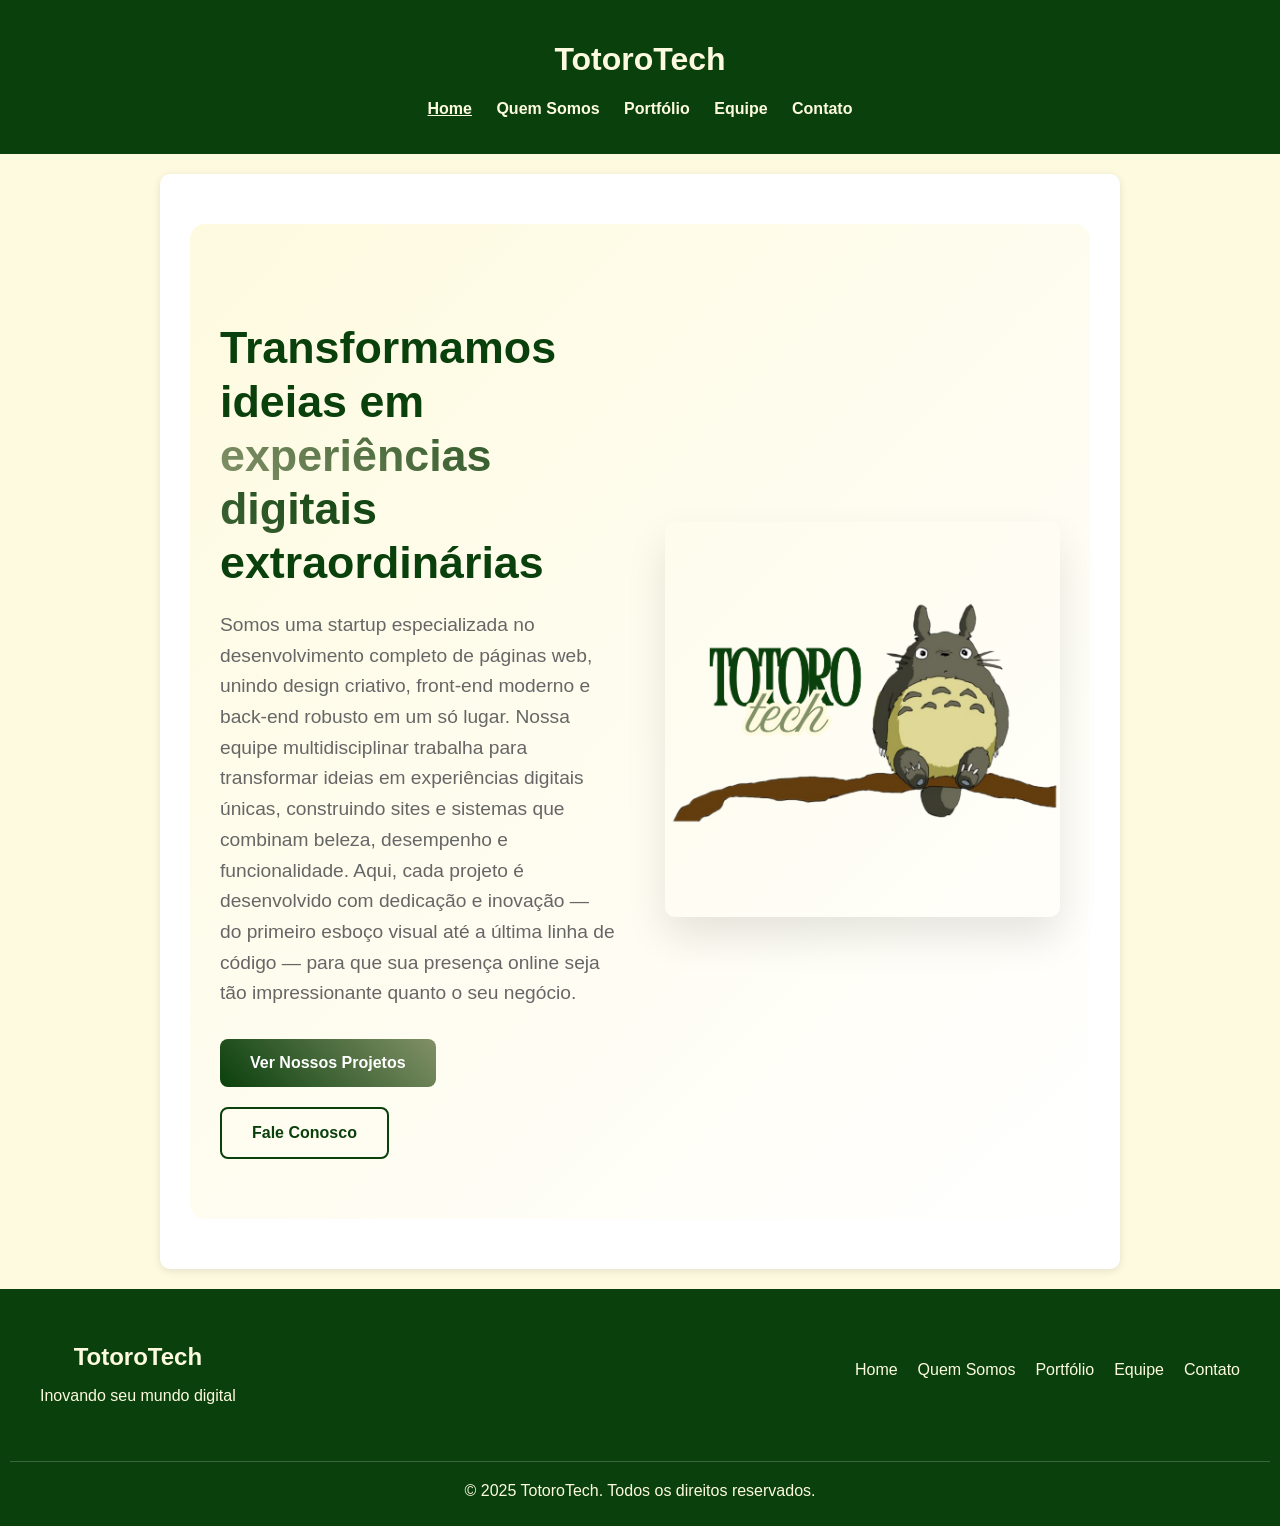
<file: index.html>
<!DOCTYPE html>
<html lang="pt-BR">
<head>
  <meta charset="UTF-8">
  <meta name="viewport" content="width=device-width, initial-scale=1.0">
  <title>TotoroTech - Inovando seu Mundo Digital</title>
  <link rel="stylesheet" href="css/style.css">
  <link rel="stylesheet" href="https://cdnjs.cloudflare.com/ajax/libs/font-awesome/6.4.0/css/all.min.css">
</head>

<body>
  <header>
    <h1>TotoroTech</h1>
    <nav>
      <ul>
        <li><a href="index.html" class="ativo">Home</a></li>
        <li><a href="quemSomos.html">Quem Somos</a></li>
        <li><a href="portfolio.html">Portfólio</a></li>
        <li><a href="equipe.html">Equipe</a></li>
        <li><a href="contatos.html">Contato</a></li>
      </ul>
    </nav>
  </header>

  <main>
    <section class="hero">
      <div class="hero-content">
        <h1>Transformamos ideias em <span class="destaque">experiências digitais</span> extraordinárias</h1>
        <p>Somos uma startup especializada no desenvolvimento completo de páginas web, unindo design criativo, front-end moderno e back-end robusto em um só lugar. Nossa equipe multidisciplinar trabalha para transformar ideias em experiências digitais únicas, construindo sites e sistemas que combinam beleza, desempenho e funcionalidade. Aqui, cada projeto é desenvolvido com dedicação e inovação — do primeiro esboço visual até a última linha de código — para que sua presença online seja tão impressionante quanto o seu negócio.</p>
        <div class="hero-buttons">
          <a href="portfolio.html" class="botao-destaque">Ver Nossos Projetos</a>
          <a href="contatos.html" class="botao-secundario">Fale Conosco</a>
        </div>
      </div>
      <div class="hero-image">
        <img src="img/img/totorotech_logo.png" alt="TotoroTech - Soluções Digitais">
      </div>
    </section>
    
  </main>

  <footer>
    <div class="footer-content">
      <div class="footer-info">
        <h3>TotoroTech</h3>
        <p>Inovando seu mundo digital</p>
      </div>
      <div class="footer-links">
        <a href="index.html">Home</a>
        <a href="quemSomos.html">Quem Somos</a>
        <a href="portfolio.html">Portfólio</a>
        <a href="equipe.html">Equipe</a>
        <a href="contatos.html">Contato</a>
      </div>
    </div>
    <p class="footer-copy">© 2025 TotoroTech. Todos os direitos reservados.</p>
  </footer>
</body>
</html>
</file>
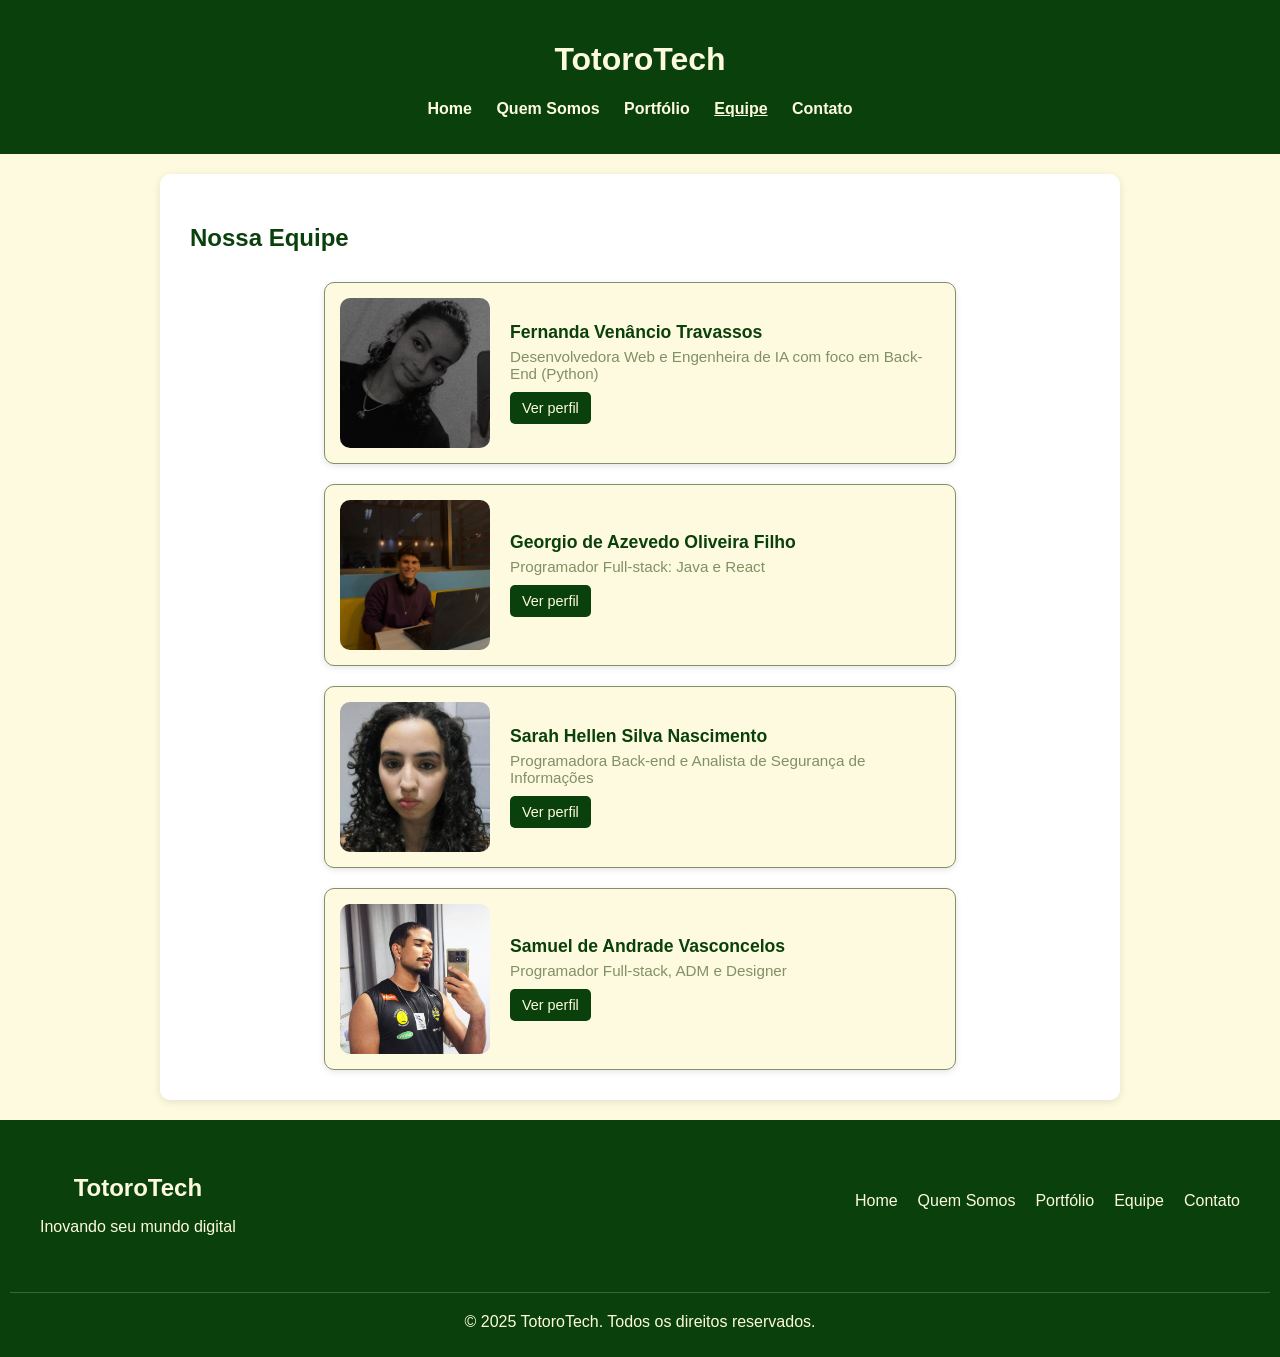
<file: equipe.html>
<!DOCTYPE html>
<html lang="pt-BR">
<head>
  <meta charset="UTF-8">
  <meta name="viewport" content="width=device-width, initial-scale=1.0">
  <title>Equipe - TotoroTech</title>
  <link rel="stylesheet" href="css/style.css">
</head>

<body>
  <header>
    <h1>TotoroTech</h1>
    <nav>
      <ul>
        <li><a href="index.html">Home</a></li>
        <li><a href="quemSomos.html">Quem Somos</a></li>
        <li><a href="portfolio.html">Portfólio</a></li>
        <li><a href="equipe.html" class="ativo">Equipe</a></li>
        <li><a href="contatos.html">Contato</a></li>
      </ul>
    </nav>
  </header>

  <main>
    <h2 style="color: #0A400C;">Nossa Equipe</h2>

    <div class="equipe-container">
      <div class="membro">
        <img src="img/img/fanta.png" alt="Fernanda">
        <div class="info">
          <h3>Fernanda Venâncio Travassos</h3>
          <p>Desenvolvedora Web e Engenheira de IA com foco em Back-End (Python)</p>
          <a class="botao" href="fernanda.html">Ver perfil</a>
        </div>
      </div>

      <div class="membro">
        <img src="img/img/georgio.png" alt="Georgio">
        <div class="info">
          <h3>Georgio de Azevedo Oliveira Filho</h3>
          <p>Programador Full-stack: Java e React</p>
          <a class="botao" href="georgio.html">Ver perfil</a>
        </div>
      </div>

      <div class="membro">
        <img src="img/img/sarah.png" alt="Sarah">
        <div class="info">
          <h3>Sarah Hellen Silva Nascimento</h3>
          <p>Programadora Back-end e Analista de Segurança de Informações</p>
          <a class="botao" href="sarah.html">Ver perfil</a>
        </div>
      </div>

      <div class="membro">
        <img src="img/img/samuel2.png" alt="Samuel">
        <div class="info">
          <h3>Samuel de Andrade Vasconcelos</h3>
          <p> Programador Full-stack, ADM e Designer</p>
          <a class="botao" href="samuel.html">Ver perfil</a>
        </div>
      </div>
    </div>
  </main>

  <footer>
    <div class="footer-content">
      <div class="footer-info">
        <h3>TotoroTech</h3>
        <p>Inovando seu mundo digital</p>
      </div>
      <div class="footer-links">
        <a href="index.html">Home</a>
        <a href="quemSomos.html">Quem Somos</a>
        <a href="portfolio.html">Portfólio</a>
        <a href="equipe.html">Equipe</a>
        <a href="contatos.html">Contato</a>
      </div>
    </div>
    <p class="footer-copy">© 2025 TotoroTech. Todos os direitos reservados.</p>
  </footer>
  
</body>
</html>
</file>
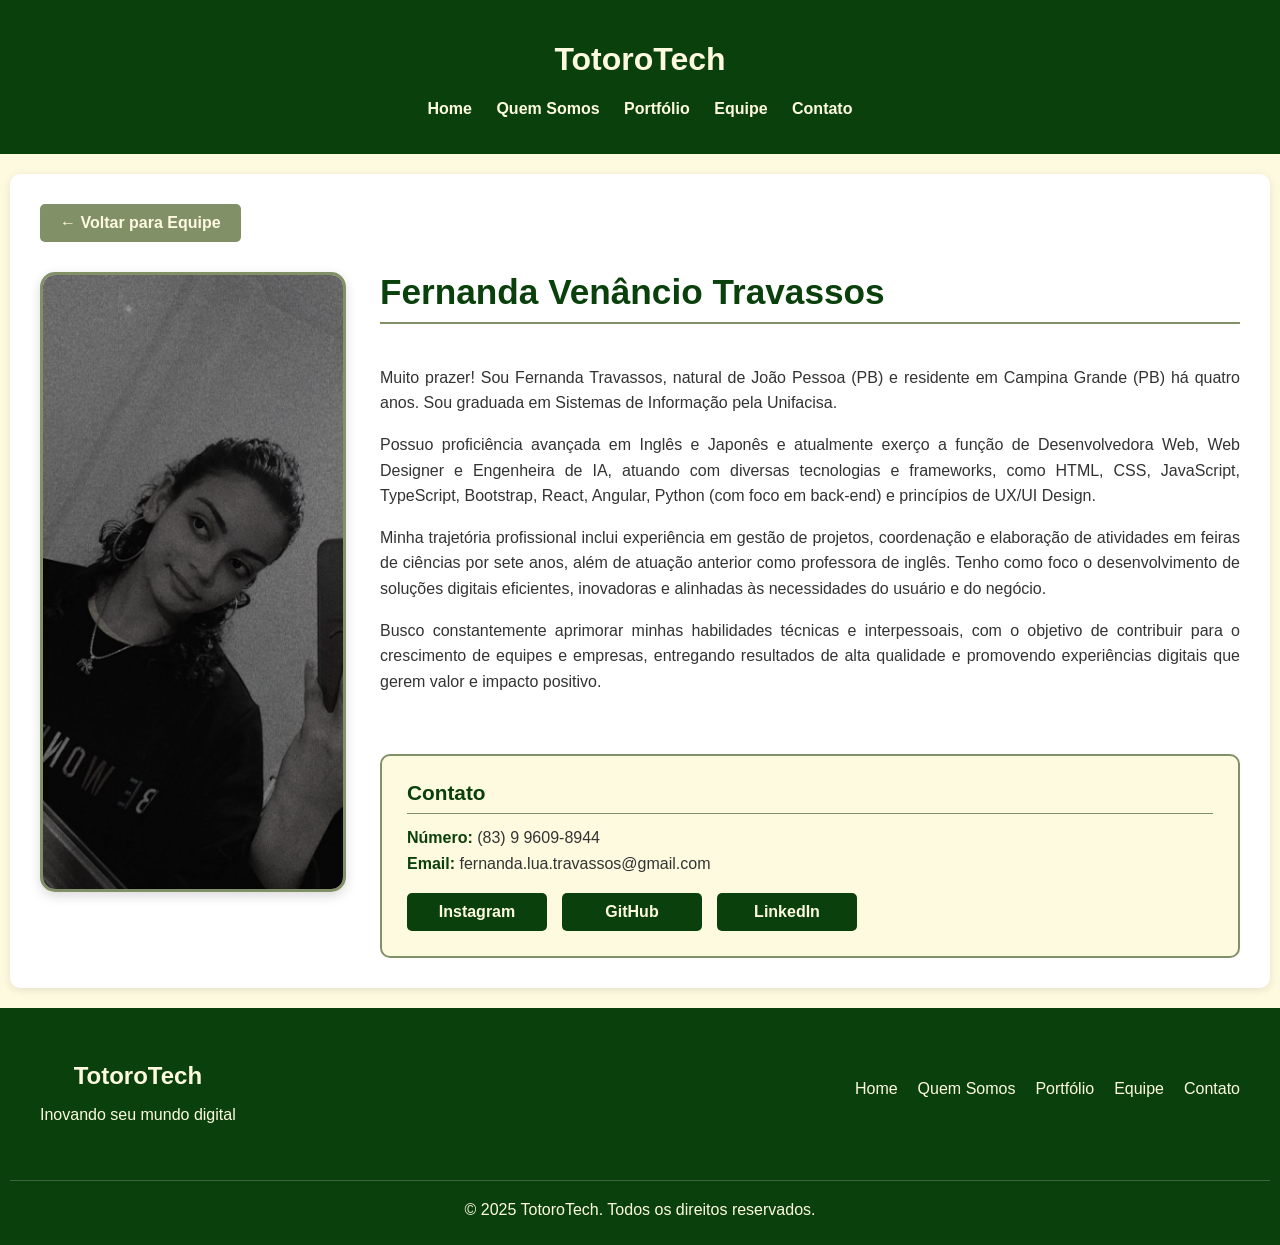
<file: fernanda.html>
<!DOCTYPE html>
<html lang="pt-BR">
<head>
  <meta charset="UTF-8">
  <meta name="viewport" content="width=device-width, initial-scale=1.0">
  <title>Fernanda Travassos - TotoroTech</title>
  <link rel="stylesheet" href="css/style.css">
</head>

<body>
  <header>
    <h1>TotoroTech</h1>
    <nav>
      <ul>
        <li><a href="index.html">Home</a></li>
        <li><a href="quemSomos.html">Quem Somos</a></li>
        <li><a href="portfolio.html">Portfólio</a></li>
        <li><a href="equipe.html">Equipe</a></li>
        <li><a href="contatos.html">Contato</a></li>
      </ul>
    </nav>
  </header>

  <main class="perfil-container">

    <div class="voltar-container">
      <a href="equipe.html" class="botao-voltar">← Voltar para Equipe</a>
    </div>

    <div class="perfil-conteudo">
      <div class="perfil-imagem">
        <img src="img/img/fanta.png" alt="Fernanda Travassos" class="foto-perfil">
      </div>

      <div class="perfil-info">
        <h1 class="perfil-titulo">Fernanda Venâncio Travassos</h1>
        
        <div class="perfil-texto">
          <p>Muito prazer! Sou Fernanda Travassos, natural de João Pessoa (PB) e residente em Campina Grande (PB) há quatro anos. Sou graduada em Sistemas de Informação pela Unifacisa.</p>
          <p>Possuo proficiência avançada em Inglês e Japonês e atualmente exerço a função de Desenvolvedora Web, Web Designer e Engenheira de IA, atuando com diversas tecnologias e frameworks, como HTML, CSS, JavaScript, TypeScript, Bootstrap, React, Angular, Python (com foco em back-end) e princípios de UX/UI Design.</p>
          <p>Minha trajetória profissional inclui experiência em gestão de projetos, coordenação e elaboração de atividades em feiras de ciências por sete anos, além de atuação anterior como professora de inglês. Tenho como foco o desenvolvimento de soluções digitais eficientes, inovadoras e alinhadas às necessidades do usuário e do negócio.</p>
          <p>Busco constantemente aprimorar minhas habilidades técnicas e interpessoais, com o objetivo de contribuir para o crescimento de equipes e empresas, entregando resultados de alta qualidade e promovendo experiências digitais que gerem valor e impacto positivo.</p>
        </div>

        <div class="contatos-container">
          <h3>Contato</h3>
          <div class="contatos-info">
            <p><strong>Número:</strong> (83) 9 9609-8944</p>
            <p><strong>Email:</strong> fernanda.lua.travassos@gmail.com</p>
          </div>
          <div class="contatos-links">
            <a class="botao-contato" href="https://www.instagram.com/fernanda_moon_travassos?utm_source=qr&igsh=MTg5dXJoMDc3eXhkcw==" target="_blank">Instagram</a>
            <a class="botao-contato" href="https://github.com/Fernanda-Moon" target="_blank">GitHub</a>
            <a class="botao-contato" href="https://www.linkedin.com/in/fernanda-venancio-travassos-75a514390" target="_blank">LinkedIn</a>
          </div>
        </div>
      </div>
    </div>
  </main>

  <footer>
    <div class="footer-content">
      <div class="footer-info">
        <h3>TotoroTech</h3>
        <p>Inovando seu mundo digital</p>
      </div>
      <div class="footer-links">
        <a href="index.html">Home</a>
        <a href="quemSomos.html">Quem Somos</a>
        <a href="portfolio.html">Portfólio</a>
        <a href="equipe.html">Equipe</a>
        <a href="contatos.html">Contato</a>
      </div>
    </div>
    <p class="footer-copy">© 2025 TotoroTech. Todos os direitos reservados.</p>
  </footer>

</body>
</html>
</file>
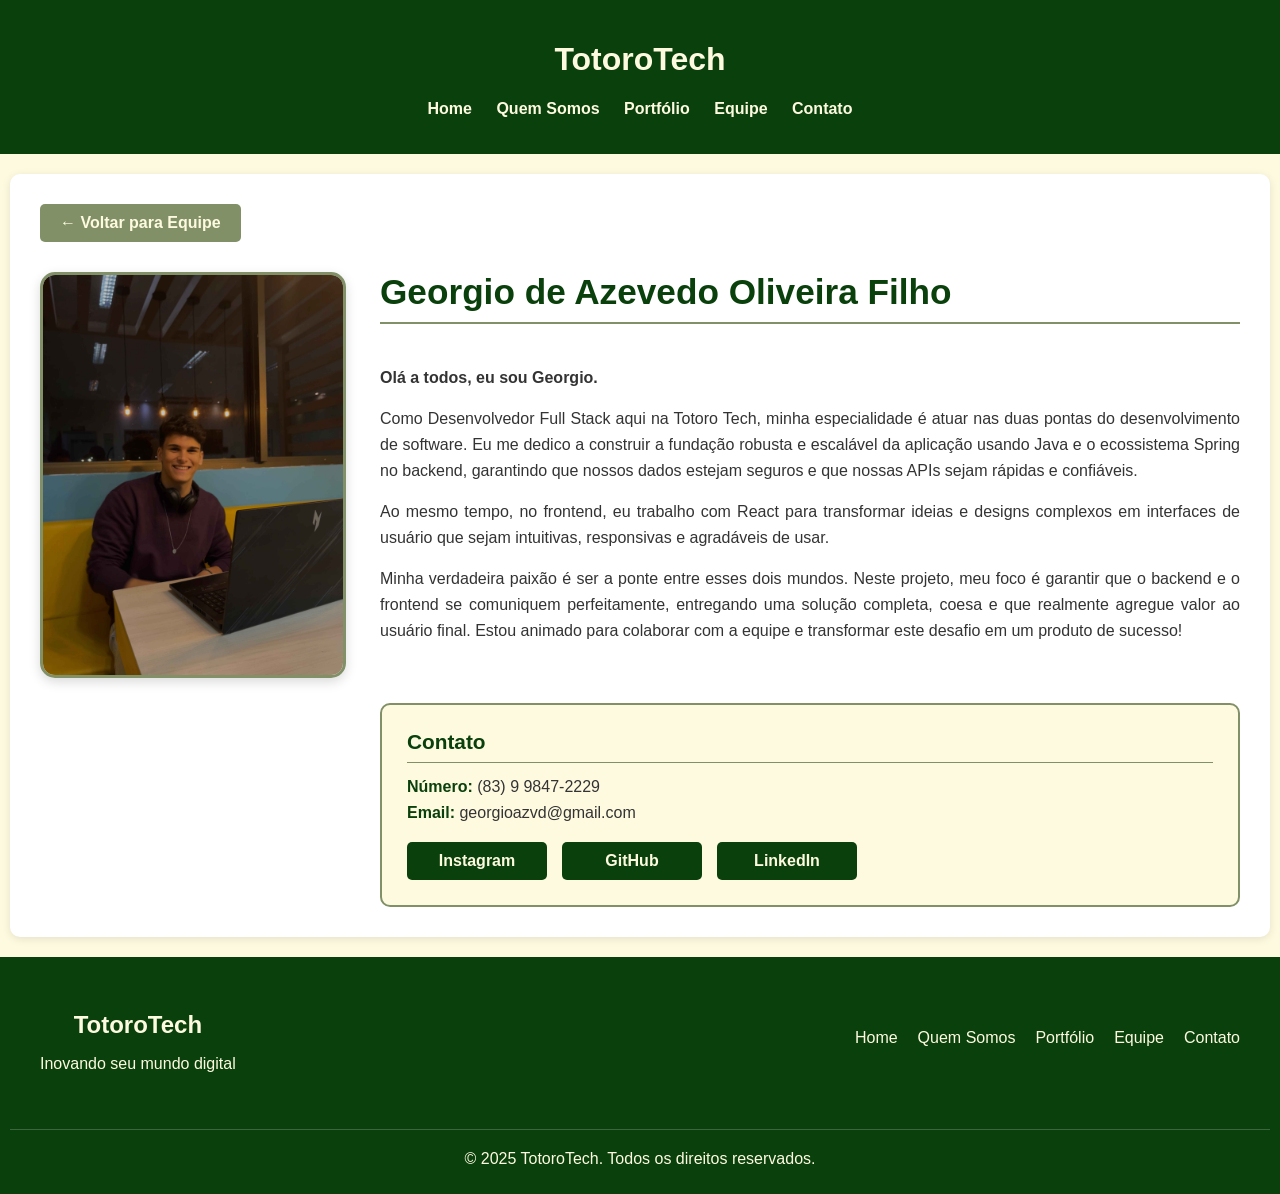
<file: georgio.html>
<!DOCTYPE html>
<html lang="pt-BR">
<head>
  <meta charset="UTF-8">
  <meta name="viewport" content="width=device-width, initial-scale=1.0">
  <title>Georgio de Azevedo - TotoroTech</title>
  <link rel="stylesheet" href="css/style.css">
</head>

<body>
  <header>
    <h1>TotoroTech</h1>
    <nav>
      <ul>
        <li><a href="index.html">Home</a></li>
        <li><a href="quemSomos.html">Quem Somos</a></li>
        <li><a href="portfolio.html">Portfólio</a></li>
        <li><a href="equipe.html">Equipe</a></li>
        <li><a href="contatos.html">Contato</a></li>
      </ul>
    </nav>
  </header>

  <main class="perfil-container">
    
    <div class="voltar-container">
      <a href="equipe.html" class="botao-voltar">← Voltar para Equipe</a>
    </div>

    <div class="perfil-conteudo">
      <div class="perfil-imagem">
        <img src="img/img/georgio.png" alt="Georgio de Azevedo" class="foto-perfil">
      </div>

      <div class="perfil-info">
        <h1 class="perfil-titulo">Georgio de Azevedo Oliveira Filho</h1>
        
        <div class="perfil-texto">
          <p><strong>Olá a todos, eu sou Georgio.</strong></p>
          <p>Como Desenvolvedor Full Stack aqui na Totoro Tech, minha especialidade é atuar nas duas pontas do desenvolvimento de software. Eu me dedico a construir a fundação robusta e escalável da aplicação usando Java e o ecossistema Spring no backend, garantindo que nossos dados estejam seguros e que nossas APIs sejam rápidas e confiáveis.</p>
          <p>Ao mesmo tempo, no frontend, eu trabalho com React para transformar ideias e designs complexos em interfaces de usuário que sejam intuitivas, responsivas e agradáveis de usar.</p>
          <p>Minha verdadeira paixão é ser a ponte entre esses dois mundos. Neste projeto, meu foco é garantir que o backend e o frontend se comuniquem perfeitamente, entregando uma solução completa, coesa e que realmente agregue valor ao usuário final. Estou animado para colaborar com a equipe e transformar este desafio em um produto de sucesso!</p>
        </div>

        <div class="contatos-container">
          <h3>Contato</h3>
          <div class="contatos-info">
            <p><strong>Número:</strong> (83) 9 9847-2229</p>
            <p><strong>Email:</strong> georgioazvd@gmail.com</p>
          </div>
          <div class="contatos-links">
            <a class="botao-contato" href="https://www.instagram.com/_.georgioaz?igsh=MTJuZHN4YjdzOTNpNA%3D%3D&utm_source=qr" target="_blank">Instagram</a>
            <a class="botao-contato" href="https://github.com/GeorgioAzevedo" target="_blank">GitHub</a>
            <a class="botao-contato" href="https://www.linkedin.com/in/georgioazevedo?utm_source=share&utm_campaign=share_via&utm_content=profile&utm_medium=ios_app" target="_blank">LinkedIn</a>
          </div>
        </div>
      </div>
    </div>
  </main>

  <footer>
    <div class="footer-content">
      <div class="footer-info">
        <h3>TotoroTech</h3>
        <p>Inovando seu mundo digital</p>
      </div>
      <div class="footer-links">
        <a href="index.html">Home</a>
        <a href="quemSomos.html">Quem Somos</a>
        <a href="portfolio.html">Portfólio</a>
        <a href="equipe.html">Equipe</a>
        <a href="contatos.html">Contato</a>
      </div>
    </div>
    <p class="footer-copy">© 2025 TotoroTech. Todos os direitos reservados.</p>
  </footer>
  
</body>
</html>
</file>
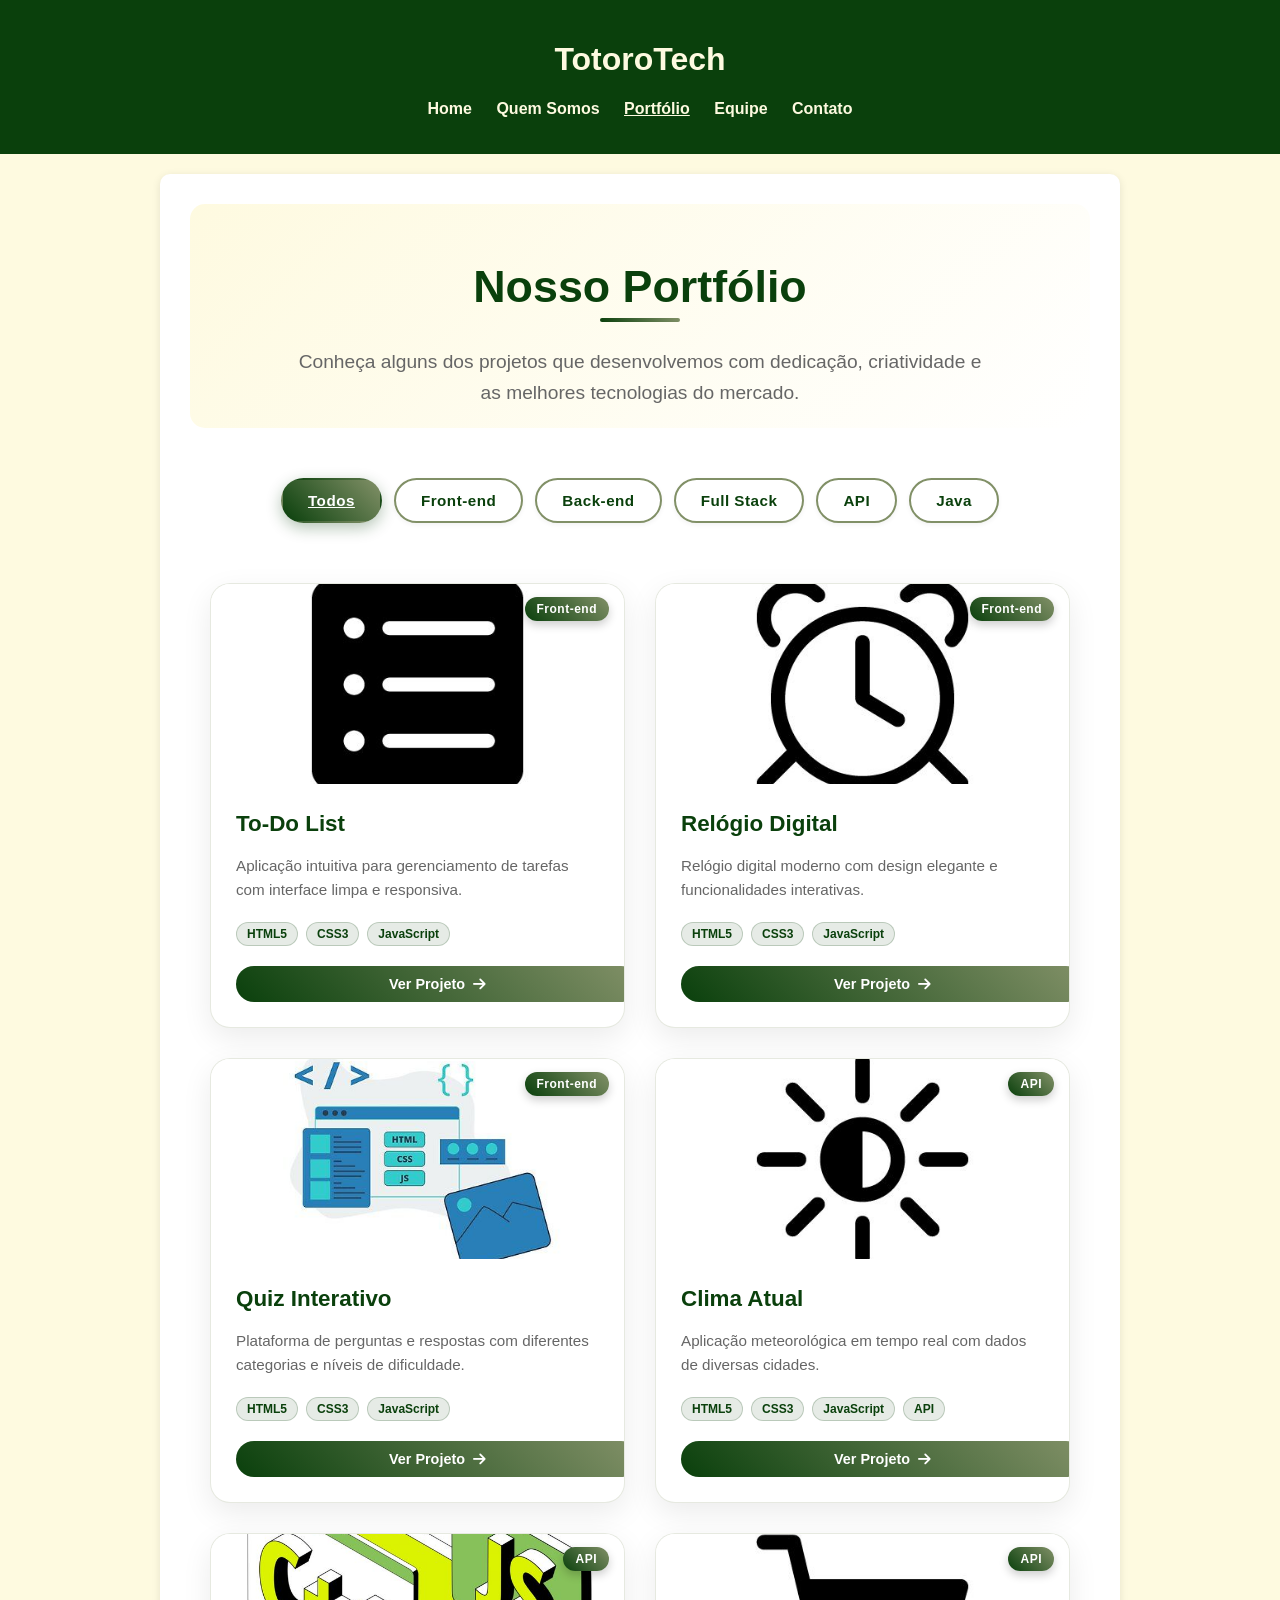
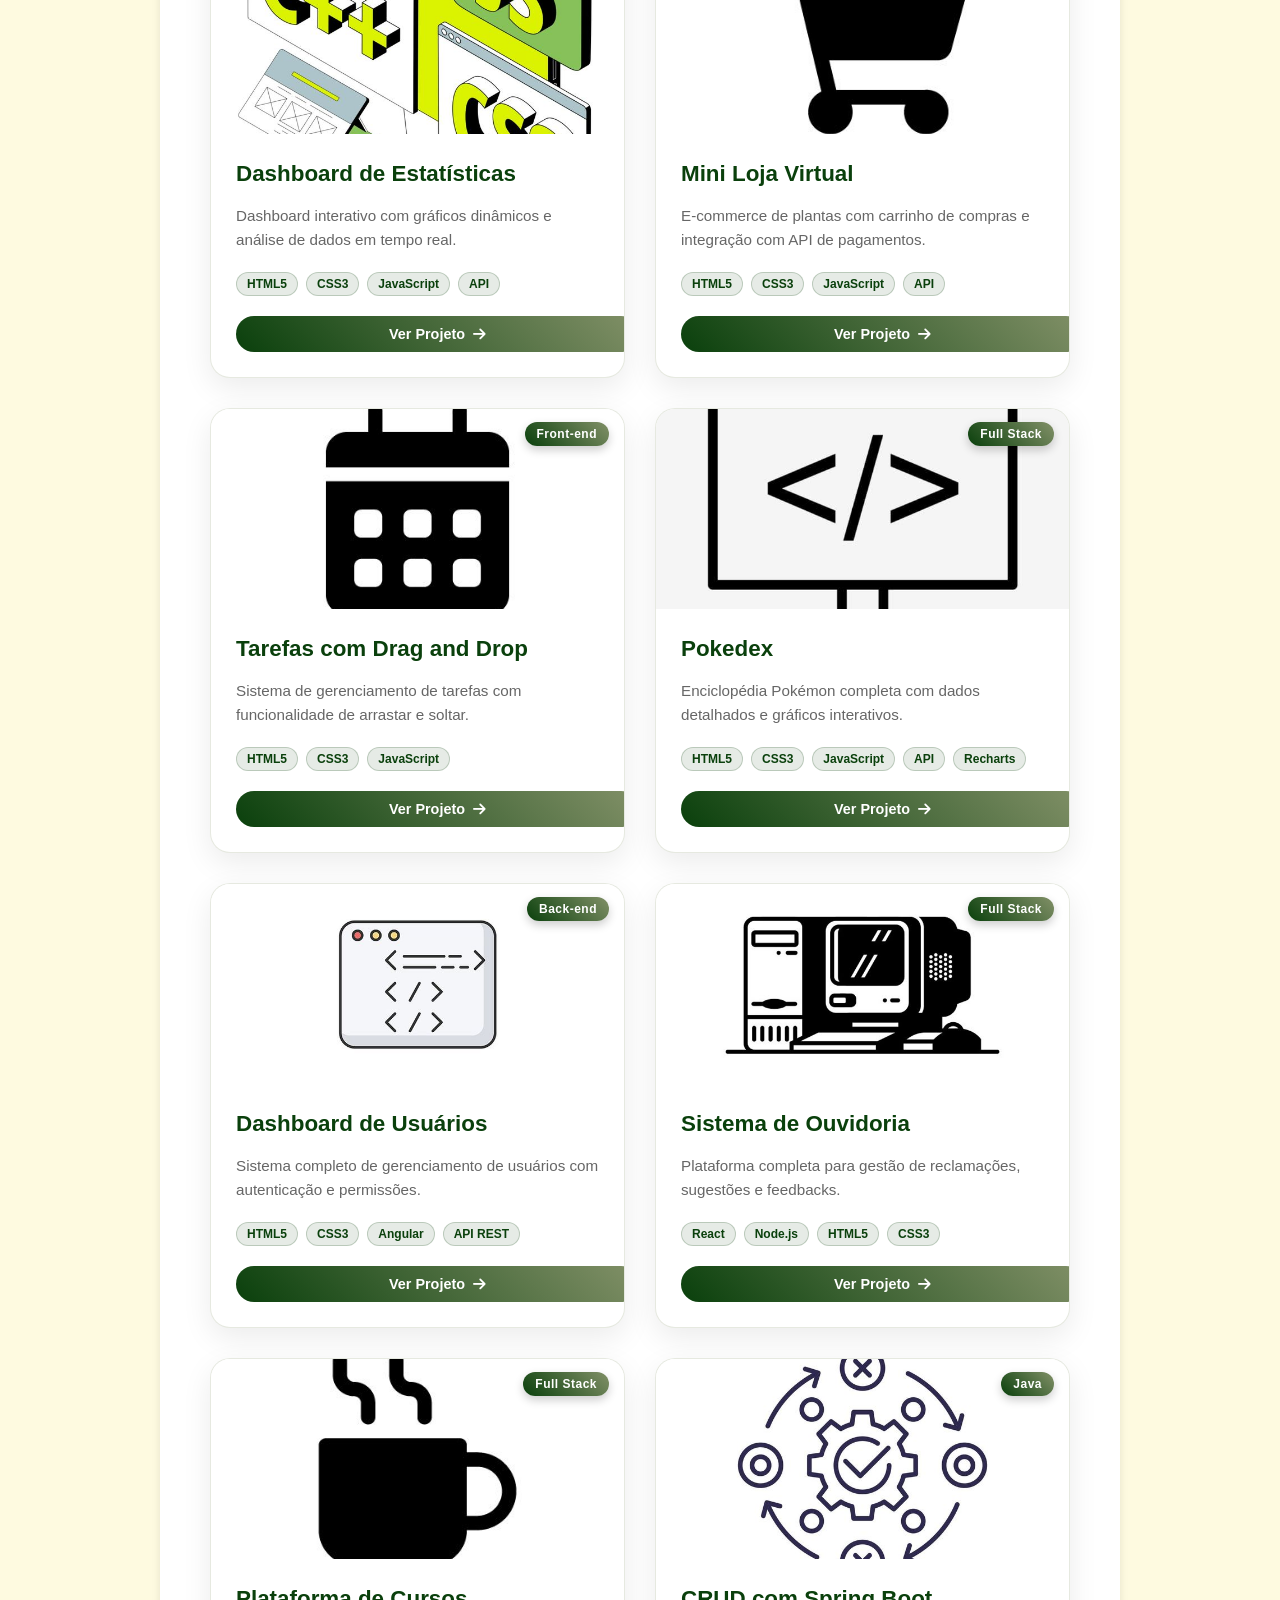
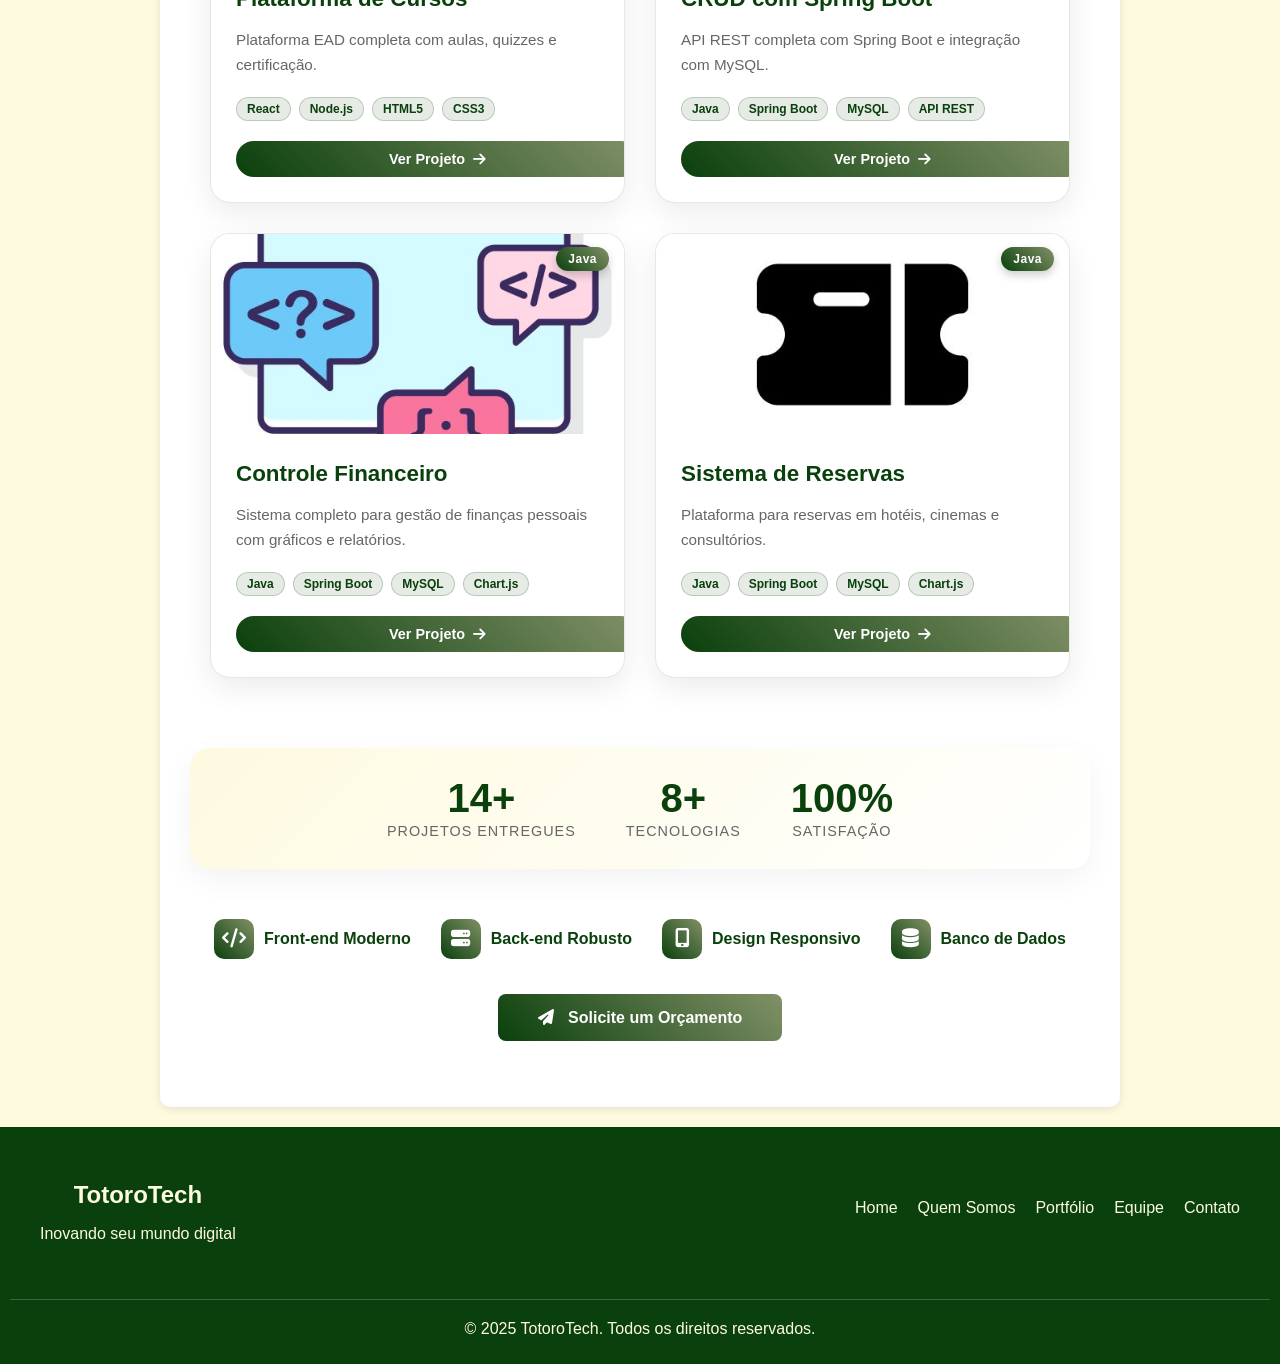
<file: portfolio.html>
<!DOCTYPE html>
<html lang="pt-BR">
<head>
  <meta charset="UTF-8">
  <meta name="viewport" content="width=device-width, initial-scale=1.0">
  <title>Portfólio - TotoroTech</title>
  <link rel="stylesheet" href="css/style.css">
  <link rel="stylesheet" href="https://cdnjs.cloudflare.com/ajax/libs/font-awesome/6.4.0/css/all.min.css">
</head>

<body>
  <header>
    <h1>TotoroTech</h1>
    <nav>
      <ul>
        <li><a href="index.html">Home</a></li>
        <li><a href="quemSomos.html">Quem Somos</a></li>
        <li><a href="portfolio.html" class="ativo">Portfólio</a></li>
        <li><a href="equipe.html">Equipe</a></li>
        <li><a href="contatos.html">Contato</a></li>
      </ul>
    </nav>
  </header>

  <main>
    <section>
      <div class="portfolio-header">
        <h2>Nosso Portfólio</h2>
        <p>Conheça alguns dos projetos que desenvolvemos com dedicação, criatividade e as melhores tecnologias do mercado.</p>
      </div>

      <!-- Filtros -->
      <div class="filtros-container">
        <button class="filtro-btn ativo" onclick="filtrarProjetos('todos')">Todos</button>
        <button class="filtro-btn" onclick="filtrarProjetos('frontend')">Front-end</button>
        <button class="filtro-btn" onclick="filtrarProjetos('backend')">Back-end</button>
        <button class="filtro-btn" onclick="filtrarProjetos('fullstack')">Full Stack</button>
        <button class="filtro-btn" onclick="filtrarProjetos('api')">API</button>
        <button class="filtro-btn" onclick="filtrarProjetos('java')">Java</button>
      </div>

      <!-- Grid de Projetos -->
      <div class="projetos-grid" id="projetos-grid">
        <!-- Projeto 1 -->
        <div class="projeto-card" data-categoria="frontend">
          <div class="projeto-imagem">
            <img src="img/img/coding7.png.jpg" alt="To-Do List">
            <div class="projeto-tags">
              <span class="tag-categoria">Front-end</span>
            </div>
          </div>
          <div class="projeto-conteudo">
            <h3 class="projeto-titulo">To-Do List</h3>
            <p class="projeto-descricao">Aplicação intuitiva para gerenciamento de tarefas com interface limpa e responsiva.</p>
            <div class="projeto-tecnologias">
              <span class="tech-badge">HTML5</span>
              <span class="tech-badge">CSS3</span>
              <span class="tech-badge">JavaScript</span>
            </div>
            <a href="#" class="projeto-link" onclick="return false;">
              Ver Projeto <i class="fas fa-arrow-right"></i>
            </a>
          </div>
        </div>

        <!-- Projeto 2 -->
        <div class="projeto-card" data-categoria="frontend">
          <div class="projeto-imagem">
            <img src="img/img/coding10.png.jpg" alt="Relógio Digital">
            <div class="projeto-tags">
              <span class="tag-categoria">Front-end</span>
            </div>
          </div>
          <div class="projeto-conteudo">
            <h3 class="projeto-titulo">Relógio Digital</h3>
            <p class="projeto-descricao">Relógio digital moderno com design elegante e funcionalidades interativas.</p>
            <div class="projeto-tecnologias">
              <span class="tech-badge">HTML5</span>
              <span class="tech-badge">CSS3</span>
              <span class="tech-badge">JavaScript</span>
            </div>
            <a href="#" class="projeto-link" onclick="return false;">
              Ver Projeto <i class="fas fa-arrow-right"></i>
            </a>
          </div>
        </div>

        <!-- Projeto 3 -->
        <div class="projeto-card" data-categoria="frontend">
          <div class="projeto-imagem">
            <img src="img/img/coding3.png.jpg" alt="Quiz Interativo">
            <div class="projeto-tags">
              <span class="tag-categoria">Front-end</span>
            </div>
          </div>
          <div class="projeto-conteudo">
            <h3 class="projeto-titulo">Quiz Interativo</h3>
            <p class="projeto-descricao">Plataforma de perguntas e respostas com diferentes categorias e níveis de dificuldade.</p>
            <div class="projeto-tecnologias">
              <span class="tech-badge">HTML5</span>
              <span class="tech-badge">CSS3</span>
              <span class="tech-badge">JavaScript</span>
            </div>
            <a href="#" class="projeto-link" onclick="return false;">
              Ver Projeto <i class="fas fa-arrow-right"></i>
            </a>
          </div>
        </div>

        <!-- Projeto 4 -->
        <div class="projeto-card" data-categoria="api">
          <div class="projeto-imagem">
            <img src="img/img/coding9.png.jpg" alt="Clima Atual">
            <div class="projeto-tags">
              <span class="tag-categoria">API</span>
            </div>
          </div>
          <div class="projeto-conteudo">
            <h3 class="projeto-titulo">Clima Atual</h3>
            <p class="projeto-descricao">Aplicação meteorológica em tempo real com dados de diversas cidades.</p>
            <div class="projeto-tecnologias">
              <span class="tech-badge">HTML5</span>
              <span class="tech-badge">CSS3</span>
              <span class="tech-badge">JavaScript</span>
              <span class="tech-badge">API</span>
            </div>
            <a href="#" class="projeto-link" onclick="return false;">
              Ver Projeto <i class="fas fa-arrow-right"></i>
            </a>
          </div>
        </div>

        <!-- Projeto 5 -->
        <div class="projeto-card" data-categoria="api">
          <div class="projeto-imagem">
            <img src="img/img/coding2.png.jpg" alt="Dashboard de Estatísticas">
            <div class="projeto-tags">
              <span class="tag-categoria">API</span>
            </div>
          </div>
          <div class="projeto-conteudo">
            <h3 class="projeto-titulo">Dashboard de Estatísticas</h3>
            <p class="projeto-descricao">Dashboard interativo com gráficos dinâmicos e análise de dados em tempo real.</p>
            <div class="projeto-tecnologias">
              <span class="tech-badge">HTML5</span>
              <span class="tech-badge">CSS3</span>
              <span class="tech-badge">JavaScript</span>
              <span class="tech-badge">API</span>
            </div>
            <a href="#" class="projeto-link" onclick="return false;">
              Ver Projeto <i class="fas fa-arrow-right"></i>
            </a>
          </div>
        </div>

        <!-- Projeto 6 -->
        <div class="projeto-card" data-categoria="api">
          <div class="projeto-imagem">
            <img src="img/img/coding11.png.jpg" alt="Mini Loja Virtual de Plantas">
            <div class="projeto-tags">
              <span class="tag-categoria">API</span>
            </div>
          </div>
          <div class="projeto-conteudo">
            <h3 class="projeto-titulo">Mini Loja Virtual</h3>
            <p class="projeto-descricao">E-commerce de plantas com carrinho de compras e integração com API de pagamentos.</p>
            <div class="projeto-tecnologias">
              <span class="tech-badge">HTML5</span>
              <span class="tech-badge">CSS3</span>
              <span class="tech-badge">JavaScript</span>
              <span class="tech-badge">API</span>
            </div>
            <a href="#" class="projeto-link" onclick="return false;">
              Ver Projeto <i class="fas fa-arrow-right"></i>
            </a>
          </div>
        </div>

        <!-- Projeto 7 -->
        <div class="projeto-card" data-categoria="frontend">
          <div class="projeto-imagem">
            <img src="img/img/coding13.png.jpg" alt="Drag and Drop">
            <div class="projeto-tags">
              <span class="tag-categoria">Front-end</span>
            </div>
          </div>
          <div class="projeto-conteudo">
            <h3 class="projeto-titulo">Tarefas com Drag and Drop</h3>
            <p class="projeto-descricao">Sistema de gerenciamento de tarefas com funcionalidade de arrastar e soltar.</p>
            <div class="projeto-tecnologias">
              <span class="tech-badge">HTML5</span>
              <span class="tech-badge">CSS3</span>
              <span class="tech-badge">JavaScript</span>
            </div>
            <a href="#" class="projeto-link" onclick="return false;">
              Ver Projeto <i class="fas fa-arrow-right"></i>
            </a>
          </div>
        </div>

        <!-- Projeto 8 -->
        <div class="projeto-card" data-categoria="fullstack">
          <div class="projeto-imagem">
            <img src="img/img/coding6.png.jpg" alt="Pokedex">
            <div class="projeto-tags">
              <span class="tag-categoria">Full Stack</span>
            </div>
          </div>
          <div class="projeto-conteudo">
            <h3 class="projeto-titulo">Pokedex</h3>
            <p class="projeto-descricao">Enciclopédia Pokémon completa com dados detalhados e gráficos interativos.</p>
            <div class="projeto-tecnologias">
              <span class="tech-badge">HTML5</span>
              <span class="tech-badge">CSS3</span>
              <span class="tech-badge">JavaScript</span>
              <span class="tech-badge">API</span>
              <span class="tech-badge">Recharts</span>
            </div>
            <a href="#" class="projeto-link" onclick="return false;">
              Ver Projeto <i class="fas fa-arrow-right"></i>
            </a>
          </div>
        </div>

        <!-- Projeto 9 -->
        <div class="projeto-card" data-categoria="backend">
          <div class="projeto-imagem">
            <img src="img/img/coding4.png.jpg" alt="Dashboard de Usuários">
            <div class="projeto-tags">
              <span class="tag-categoria">Back-end</span>
            </div>
          </div>
          <div class="projeto-conteudo">
            <h3 class="projeto-titulo">Dashboard de Usuários</h3>
            <p class="projeto-descricao">Sistema completo de gerenciamento de usuários com autenticação e permissões.</p>
            <div class="projeto-tecnologias">
              <span class="tech-badge">HTML5</span>
              <span class="tech-badge">CSS3</span>
              <span class="tech-badge">Angular</span>
              <span class="tech-badge">API REST</span>
            </div>
            <a href="#" class="projeto-link" onclick="return false;">
              Ver Projeto <i class="fas fa-arrow-right"></i>
            </a>
          </div>
        </div>

        <!-- Projeto 10 -->
        <div class="projeto-card" data-categoria="fullstack">
          <div class="projeto-imagem">
            <img src="img/img/coding5.png.jpg" alt="Sistema de Ouvidoria">
            <div class="projeto-tags">
              <span class="tag-categoria">Full Stack</span>
            </div>
          </div>
          <div class="projeto-conteudo">
            <h3 class="projeto-titulo">Sistema de Ouvidoria</h3>
            <p class="projeto-descricao">Plataforma completa para gestão de reclamações, sugestões e feedbacks.</p>
            <div class="projeto-tecnologias">
              <span class="tech-badge">React</span>
              <span class="tech-badge">Node.js</span>
              <span class="tech-badge">HTML5</span>
              <span class="tech-badge">CSS3</span>
            </div>
            <a href="#" class="projeto-link" onclick="return false;">
              Ver Projeto <i class="fas fa-arrow-right"></i>
            </a>
          </div>
        </div>

        <!-- Projeto 11 -->
        <div class="projeto-card" data-categoria="fullstack">
          <div class="projeto-imagem">
            <img src="img/img/coding12.png.jpg" alt="Plataforma de Cursos">
            <div class="projeto-tags">
              <span class="tag-categoria">Full Stack</span>
            </div>
          </div>
          <div class="projeto-conteudo">
            <h3 class="projeto-titulo">Plataforma de Cursos</h3>
            <p class="projeto-descricao">Plataforma EAD completa com aulas, quizzes e certificação.</p>
            <div class="projeto-tecnologias">
              <span class="tech-badge">React</span>
              <span class="tech-badge">Node.js</span>
              <span class="tech-badge">HTML5</span>
              <span class="tech-badge">CSS3</span>
            </div>
            <a href="#" class="projeto-link" onclick="return false;">
              Ver Projeto <i class="fas fa-arrow-right"></i>
            </a>
          </div>
        </div>

        <!-- Projeto 12 -->
        <div class="projeto-card" data-categoria="java">
          <div class="projeto-imagem">
            <img src="img/img/coding14.png.jpg" alt="CRUD Spring Boot">
            <div class="projeto-tags">
              <span class="tag-categoria">Java</span>
            </div>
          </div>
          <div class="projeto-conteudo">
            <h3 class="projeto-titulo">CRUD com Spring Boot</h3>
            <p class="projeto-descricao">API REST completa com Spring Boot e integração com MySQL.</p>
            <div class="projeto-tecnologias">
              <span class="tech-badge">Java</span>
              <span class="tech-badge">Spring Boot</span>
              <span class="tech-badge">MySQL</span>
              <span class="tech-badge">API REST</span>
            </div>
            <a href="#" class="projeto-link" onclick="return false;">
              Ver Projeto <i class="fas fa-arrow-right"></i>
            </a>
          </div>
        </div>

        <!-- Projeto 13 -->
        <div class="projeto-card" data-categoria="java">
          <div class="projeto-imagem">
            <img src="img/img/coding.png.jpg" alt="Controle Financeiro">
            <div class="projeto-tags">
              <span class="tag-categoria">Java</span>
            </div>
          </div>
          <div class="projeto-conteudo">
            <h3 class="projeto-titulo">Controle Financeiro</h3>
            <p class="projeto-descricao">Sistema completo para gestão de finanças pessoais com gráficos e relatórios.</p>
            <div class="projeto-tecnologias">
              <span class="tech-badge">Java</span>
              <span class="tech-badge">Spring Boot</span>
              <span class="tech-badge">MySQL</span>
              <span class="tech-badge">Chart.js</span>
            </div>
            <a href="#" class="projeto-link" onclick="return false;">
              Ver Projeto <i class="fas fa-arrow-right"></i>
            </a>
          </div>
        </div>

        <!-- Projeto 14 -->
        <div class="projeto-card" data-categoria="java">
          <div class="projeto-imagem">
            <img src="img/img/coding8.png.jpg" alt="Sistema de Reservas">
            <div class="projeto-tags">
              <span class="tag-categoria">Java</span>
            </div>
          </div>
          <div class="projeto-conteudo">
            <h3 class="projeto-titulo">Sistema de Reservas</h3>
            <p class="projeto-descricao">Plataforma para reservas em hotéis, cinemas e consultórios.</p>
            <div class="projeto-tecnologias">
              <span class="tech-badge">Java</span>
              <span class="tech-badge">Spring Boot</span>
              <span class="tech-badge">MySQL</span>
              <span class="tech-badge">Chart.js</span>
            </div>
            <a href="#" class="projeto-link" onclick="return false;">
              Ver Projeto <i class="fas fa-arrow-right"></i>
            </a>
          </div>
        </div>
      </div>

      <!-- Estatísticas -->
      <div class="portfolio-stats">
        <div class="stat-item">
          <div class="stat-valor">14+</div>
          <div class="stat-label">Projetos Entregues</div>
        </div>
        <div class="stat-item">
          <div class="stat-valor">8+</div>
          <div class="stat-label">Tecnologias</div>
        </div>
        <div class="stat-item">
          <div class="stat-valor">100%</div>
          <div class="stat-label">Satisfação</div>
        </div>
      </div>

      <!-- Categorias Rápidas -->
      <div class="categorias-rapidas">
        <div class="categoria-item">
          <div class="categoria-icone">
            <i class="fas fa-code"></i>
          </div>
          <span>Front-end Moderno</span>
        </div>
        <div class="categoria-item">
          <div class="categoria-icone">
            <i class="fas fa-server"></i>
          </div>
          <span>Back-end Robusto</span>
        </div>
        <div class="categoria-item">
          <div class="categoria-icone">
            <i class="fas fa-mobile-alt"></i>
          </div>
          <span>Design Responsivo</span>
        </div>
        <div class="categoria-item">
          <div class="categoria-icone">
            <i class="fas fa-database"></i>
          </div>
          <span>Banco de Dados</span>
        </div>
      </div>

      <div style="text-align: center; margin: 50px 0;">
        <a href="contatos.html" class="botao-destaque" style="padding: 15px 40px;">
          <i class="fas fa-paper-plane" style="margin-right: 10px;"></i>
          Solicite um Orçamento
        </a>
      </div>
    </section>
  </main>

  <footer>
    <div class="footer-content">
      <div class="footer-info">
        <h3>TotoroTech</h3>
        <p>Inovando seu mundo digital</p>
      </div>
      <div class="footer-links">
        <a href="index.html">Home</a>
        <a href="quemSomos.html">Quem Somos</a>
        <a href="portfolio.html">Portfólio</a>
        <a href="equipe.html">Equipe</a>
        <a href="contatos.html">Contato</a>
      </div>
    </div>
    <p class="footer-copy">© 2025 TotoroTech. Todos os direitos reservados.</p>
  </footer>

  <script>
    function filtrarProjetos(categoria) {
      // Atualizar botões ativos
      document.querySelectorAll('.filtro-btn').forEach(btn => {
        btn.classList.remove('ativo');
      });
      event.target.classList.add('ativo');
      
      // Filtrar projetos
      const projetos = document.querySelectorAll('.projeto-card');
      
      projetos.forEach(projeto => {
        if (categoria === 'todos') {
          projeto.classList.remove('oculto');
        } else {
          if (projeto.dataset.categoria === categoria) {
            projeto.classList.remove('oculto');
          } else {
            projeto.classList.add('oculto');
          }
        }
      });
    }
  </script>
</body>
</html>
</file>
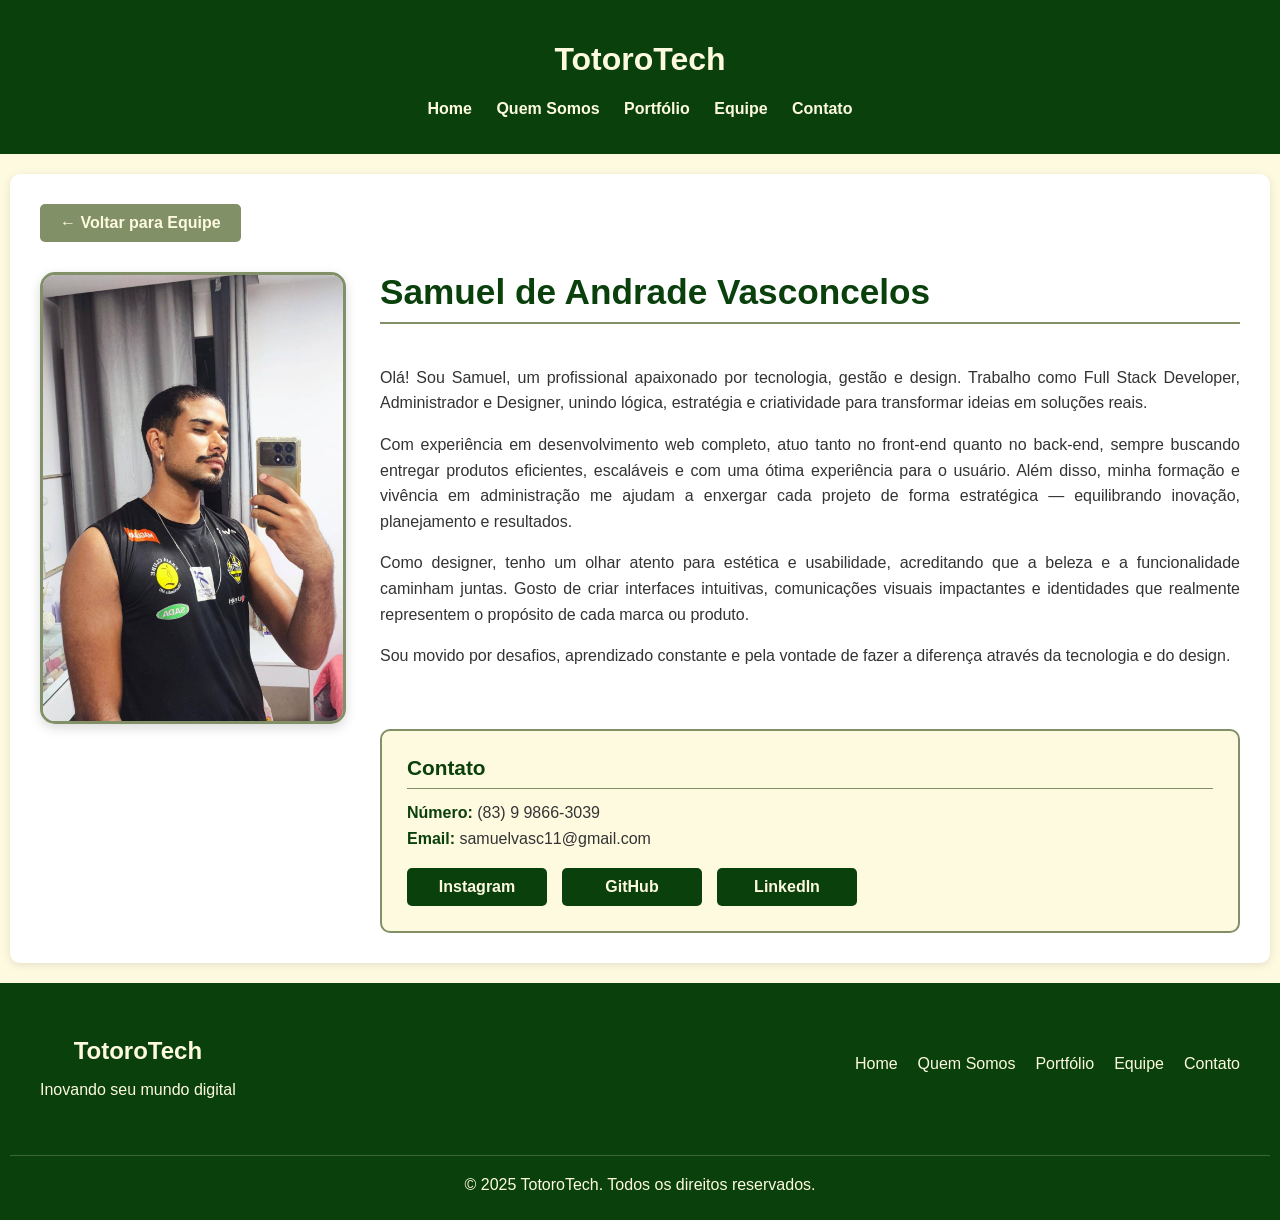
<file: samuel.html>
<!DOCTYPE html>
<html lang="pt-BR">
<head>
  <meta charset="UTF-8">
  <meta name="viewport" content="width=device-width, initial-scale=1.0">
  <title>Samuel de Andrade - TotoroTech</title>
  <link rel="stylesheet" href="css/style.css">
</head>

<body>
  <header>
    <h1>TotoroTech</h1>
    <nav>
      <ul>
        <li><a href="index.html">Home</a></li>
        <li><a href="quemSomos.html">Quem Somos</a></li>
        <li><a href="portfolio.html">Portfólio</a></li>
        <li><a href="equipe.html">Equipe</a></li>
        <li><a href="contatos.html">Contato</a></li>
      </ul>
    </nav>
  </header>

  <main class="perfil-container">

    <div class="voltar-container">
      <a href="equipe.html" class="botao-voltar">← Voltar para Equipe</a>
    </div>

    <div class="perfil-conteudo">
      <div class="perfil-imagem">
        <img src="img/img/samuel2.png" alt="Samuel de Andrade" class="foto-perfil">
      </div>

      <div class="perfil-info">
        <h1 class="perfil-titulo">Samuel de Andrade Vasconcelos</h1>
        
        <div class="perfil-texto">
          <p>Olá! Sou Samuel, um profissional apaixonado por tecnologia, gestão e design. Trabalho como Full Stack Developer, Administrador e Designer, unindo lógica, estratégia e criatividade para transformar ideias em soluções reais.</p>
          <p>Com experiência em desenvolvimento web completo, atuo tanto no front-end quanto no back-end, sempre buscando entregar produtos eficientes, escaláveis e com uma ótima experiência para o usuário. Além disso, minha formação e vivência em administração me ajudam a enxergar cada projeto de forma estratégica — equilibrando inovação, planejamento e resultados.</p>
          <p>Como designer, tenho um olhar atento para estética e usabilidade, acreditando que a beleza e a funcionalidade caminham juntas. Gosto de criar interfaces intuitivas, comunicações visuais impactantes e identidades que realmente representem o propósito de cada marca ou produto.</p>
          <p>Sou movido por desafios, aprendizado constante e pela vontade de fazer a diferença através da tecnologia e do design.</p>
        </div>

        <div class="contatos-container">
          <h3>Contato</h3>
          <div class="contatos-info">
            <p><strong>Número:</strong> (83) 9 9866-3039</p>
            <p><strong>Email:</strong> samuelvasc11@gmail.com</p>
          </div>
          <div class="contatos-links">
            <a class="botao-contato" href="https://www.instagram.com/_samukandr?igsh=Y2FrYTE5anUzcTlm" target="_blank">Instagram</a>
            <a class="botao-contato" href="https://github.com/Samukandr" target="_blank">GitHub</a>
            <a class="botao-contato" href="https://www.linkedin.com/in/samuel-andrade-b482b0390?utm_source=share&utm_campaign=share_via&utm_content=profile&utm_medium=android_app" target="_blank">LinkedIn</a>
          </div>
        </div>
      </div>
    </div>
  </main>

  <footer>
    <div class="footer-content">
      <div class="footer-info">
        <h3>TotoroTech</h3>
        <p>Inovando seu mundo digital</p>
      </div>
      <div class="footer-links">
        <a href="index.html">Home</a>
        <a href="quemSomos.html">Quem Somos</a>
        <a href="portfolio.html">Portfólio</a>
        <a href="equipe.html">Equipe</a>
        <a href="contatos.html">Contato</a>
      </div>
    </div>
    <p class="footer-copy">© 2025 TotoroTech. Todos os direitos reservados.</p>
  </footer>
  
</body>
</html>
</file>
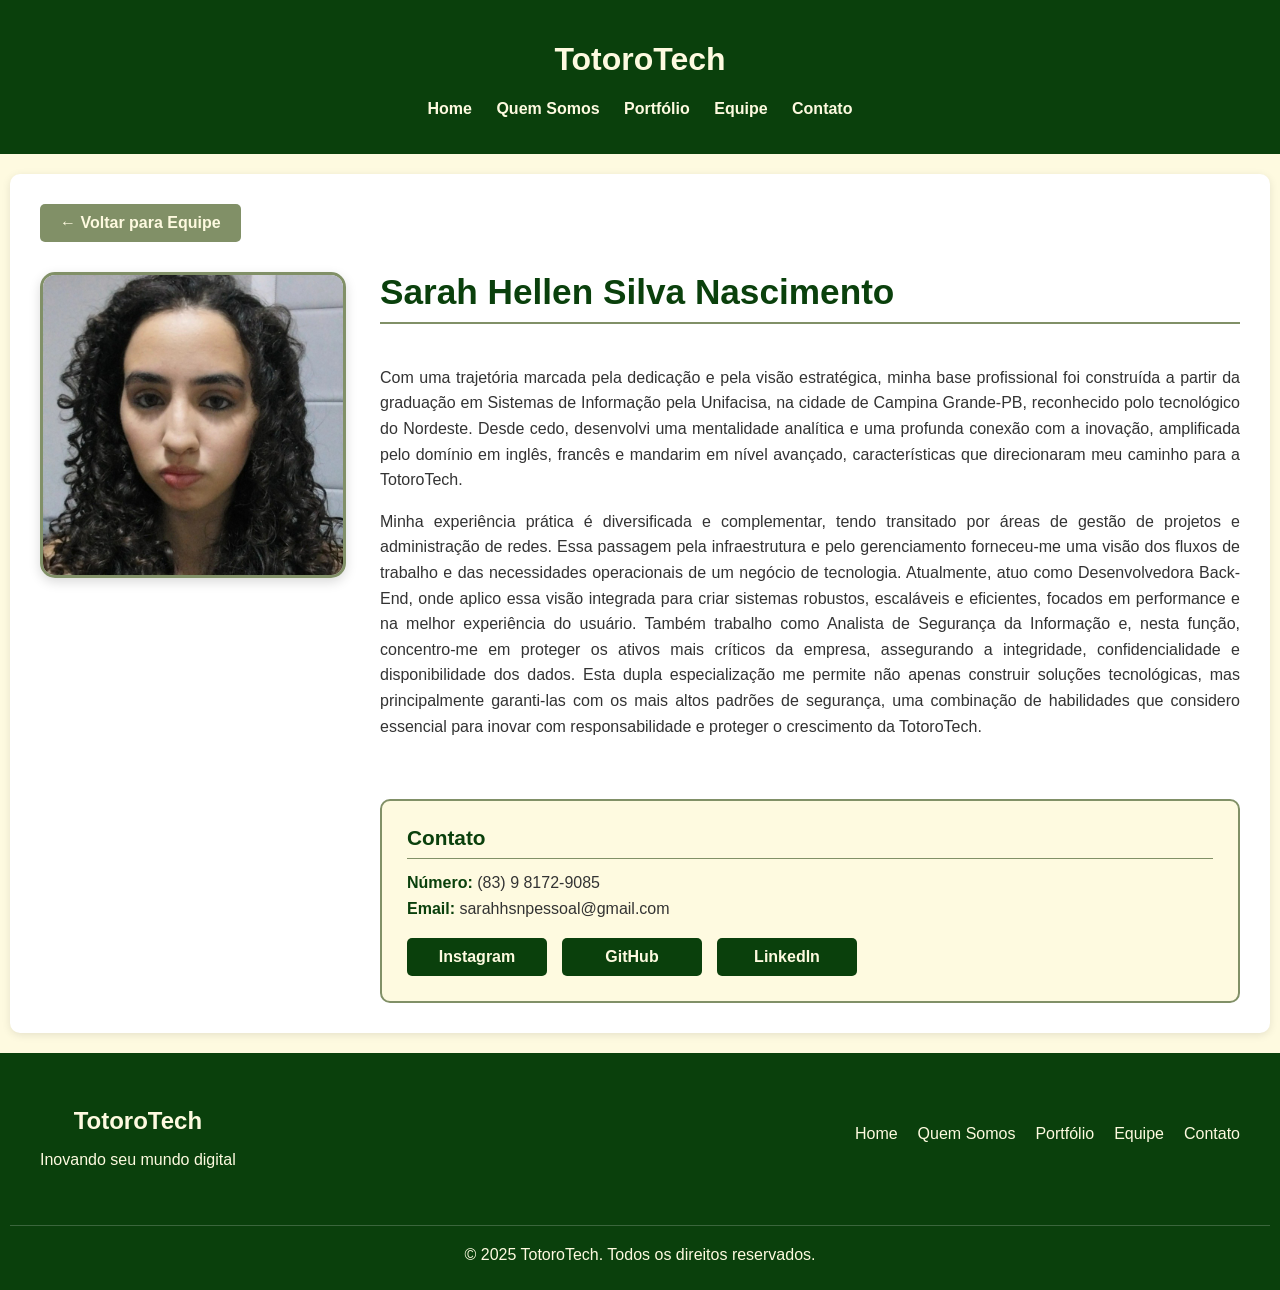
<file: sarah.html>
<!DOCTYPE html>
<html lang="pt-BR">
<head>
  <meta charset="UTF-8">
  <meta name="viewport" content="width=device-width, initial-scale=1.0">
  <title>Sarah Hellen - TotoroTech</title>
  <link rel="stylesheet" href="css/style.css">
</head>

<body>
  <header>
    <h1>TotoroTech</h1>
    <nav>
      <ul>
        <li><a href="index.html">Home</a></li>
        <li><a href="quemSomos.html">Quem Somos</a></li>
        <li><a href="portfolio.html">Portfólio</a></li>
        <li><a href="equipe.html">Equipe</a></li>
        <li><a href="contatos.html">Contato</a></li>
      </ul>
    </nav>
  </header>

  <main class="perfil-container">

    <div class="voltar-container">
      <a href="equipe.html" class="botao-voltar">← Voltar para Equipe</a>
    </div>

    <div class="perfil-conteudo">
      <div class="perfil-imagem">
        <img src="img/img/sarah.png" alt="Sarah Hellen" class="foto-perfil">
      </div>

      <div class="perfil-info">
        <h1 class="perfil-titulo">Sarah Hellen Silva Nascimento</h1>
        
        <div class="perfil-texto">
          <p>Com uma trajetória marcada pela dedicação e pela visão estratégica, minha base profissional foi construída a partir da graduação em Sistemas de Informação pela Unifacisa, na cidade de Campina Grande-PB, reconhecido polo tecnológico do Nordeste. Desde cedo, desenvolvi uma mentalidade analítica e uma profunda conexão com a inovação, amplificada pelo domínio em inglês, francês e mandarim em nível avançado, características que direcionaram meu caminho para a TotoroTech.</p>
          <p>Minha experiência prática é diversificada e complementar, tendo transitado por áreas de gestão de projetos e administração de redes. Essa passagem pela infraestrutura e pelo gerenciamento forneceu-me uma visão dos fluxos de trabalho e das necessidades operacionais de um negócio de tecnologia. Atualmente, atuo como Desenvolvedora Back-End, onde aplico essa visão integrada para criar sistemas robustos, escaláveis e eficientes, focados em performance e na melhor experiência do usuário. Também trabalho como Analista de Segurança da Informação e, nesta função, concentro-me em proteger os ativos mais críticos da empresa, assegurando a integridade, confidencialidade e disponibilidade dos dados. Esta dupla especialização me permite não apenas construir soluções tecnológicas, mas principalmente garanti-las com os mais altos padrões de segurança, uma combinação de habilidades que considero essencial para inovar com responsabilidade e proteger o crescimento da TotoroTech.</p>
        </div>

        <div class="contatos-container">
          <h3>Contato</h3>
          <div class="contatos-info">
            <p><strong>Número:</strong> (83) 9 8172-9085</p>
            <p><strong>Email:</strong> sarahhsnpessoal@gmail.com</p>
          </div>
          <div class="contatos-links">
            <a class="botao-contato" href="https://www.instagram.com/sarah.hsdn/?utm_source=ig_web_button_share_sheet" target="_blank">Instagram</a>
            <a class="botao-contato" href="https://github.com/sarahhellen" target="_blank">GitHub</a>
            <a class="botao-contato" href="https://www.linkedin.com/in/sarah-hellen-hsn2004?utm_source=share&utm_campaign=share_via&utm_content=profile&utm_medium=android_app" target="_blank">LinkedIn</a>
          </div>
        </div>
      </div>
    </div>
  </main>

  <footer>
    <div class="footer-content">
      <div class="footer-info">
        <h3>TotoroTech</h3>
        <p>Inovando seu mundo digital</p>
      </div>
      <div class="footer-links">
        <a href="index.html">Home</a>
        <a href="quemSomos.html">Quem Somos</a>
        <a href="portfolio.html">Portfólio</a>
        <a href="equipe.html">Equipe</a>
        <a href="contatos.html">Contato</a>
      </div>
    </div>
    <p class="footer-copy">© 2025 TotoroTech. Todos os direitos reservados.</p>
  </footer>
  
</body>
</html>
</file>
<file: css/style.css>
body {
  font-family: Arial, sans-serif;
  margin: 0;
  background-color: var(--cor-quartenaria);
}

:root {
  --cor-primaria:#FFFFFF; 
  --cor-secundaria: #0A400C;
  --cor-terciaria: #819067;
  --cor-quartenaria: #FEFAE0;
  --cor-hover:#B1AB86; 
}

header {
  background-color: var(--cor-secundaria);
  color: var(--cor-quartenaria);
  padding: 20px;
  text-align: center;
}

nav ul {
  list-style: none;
  padding: 0;
}

nav ul li {
  display: inline-block;
  margin: 0 10px;
}

nav a {
  color: var(--cor-quartenaria);
  text-decoration: none;
  font-weight: bold;
}

nav a:hover, .ativo {
  text-decoration: underline;
}

main {
  padding: 30px;
  background: white;
  max-width: 900px;
  margin: 20px auto;
  border-radius: 10px;
  box-shadow: 0 2px 8px rgba(0,0,0,0.1);
}

footer {
  background-color: var(--cor-secundaria);
  color: var(--cor-quartenaria);
  text-align: center;
  padding: 10px;
  position: relative;
}

.equipe-container {
  display: flex;
  flex-direction: column;
  gap: 20px;
  margin-top: 30px;
  align-items: center;
}

.membro {
  display: flex;
  align-items: center;
  gap: 20px;
  background-color: var(--cor-quartenaria);
  border: 1px solid var(--cor-terciaria);
  border-radius: 10px;
  width: 600px;
  padding: 15px;
  box-shadow: 0 2px 6px rgba(0,0,0,0.1);
  transition: transform 0.2s ease, box-shadow 0.2s ease;
}

.membro:hover {
  transform: translateY(-5px);
  box-shadow: 0 4px 10px rgba(0,0,0,0.15);
}

.membro img {
  width: 150px;
  height: 150px;
  object-fit: cover;
  border-radius: 10px;
}

.membro .info {
  text-align: left;
  flex: 1;
}

.membro h3 {
  margin: 0 0 5px;
  color: var(--cor-secundaria);
  font-size: 1.1em;
}

.membro p {
  margin: 0 0 10px;
  color: var(--cor-terciaria);
  font-size: 0.95em;
}

.membro .botao {
  display: inline-block;
  background-color: var(--cor-secundaria);
  color: var(--cor-quartenaria);
  padding: 8px 12px;
  border-radius: 5px;
  text-decoration: none;
  font-size: 0.9em;
}

.membro .botao:hover {
  background-color: var(--cor-hover);
  color: var(--cor-secundaria);
}

.botao {
  display: inline-block;
  background-color: var(--cor-secundaria);
  color: var(--cor-quartenaria);
  padding: 10px 15px;
  border-radius: 5px;
  text-decoration: none;
}

form {
  display: flex;
  flex-direction: column;
  gap: 10px;
}

form input, form textarea {
  padding: 8px;
  border-radius: 5px;
  border: 1px solid var(--cor-terciaria);
}

form button {
  background-color: var(--cor-secundaria);
  color: var(--cor-quartenaria);
  border: none;
  padding: 10px;
  border-radius: 5px;
  cursor: pointer;
}

.image {
  width: 100%;
  height: 100%;
  display: flex;
  justify-content: space-evenly;
  align-items: center;
}

.modal {
  display: none;
  position: fixed;
  z-index: 1000;
  left: 0;
  top: 0;
  width: 100%;
  height: 100%;
  background-color: rgba(0,0,0,0.5);
}

.modal-content {
  background-color: var(--cor-quartenaria);
  margin: 15% auto;
  padding: 30px;
  border: 3px solid var(--cor-terciaria);
  border-radius: 15px;
  width: 350px;
  text-align: center;
  box-shadow: 0 4px 8px rgba(0,0,0,0.2);
  position: relative;
}

.close {
  color: var(--cor-secundaria);
  float: right;
  font-size: 28px;
  font-weight: bold;
  position: absolute;
  top: 10px;
  right: 15px;
  cursor: pointer;
}

.close:hover {
  color: var(--cor-hover);
}

.feedback-image {
  width: 120px;
  height: 120px;
  margin: 0 auto 20px;
  display: block;
  border-radius: 10px;
}

.modal-content h3 {
  color: var(--cor-secundaria);
  margin-bottom: 10px;
}

.modal-content p {
  color: var(--cor-terciaria);
  margin-bottom: 20px;
}

#modal-ok {
  background-color: var(--cor-secundaria);
  color: var(--cor-quartenaria);
  padding: 10px 20px;
  border: none;
  border-radius: 5px;
  cursor: pointer;
  font-size: 1em;
}

#modal-ok:hover {
  background-color: var(--cor-hover);
  color: var(--cor-secundaria);
}

.perfil-container {
  max-width: 1200px;
  margin: 20px auto;
  padding: 30px;
  background: white;
  border-radius: 10px;
  box-shadow: 0 2px 8px rgba(0,0,0,0.1);
}

.voltar-container {
  margin-bottom: 30px;
}

.botao-voltar {
  display: inline-flex;
  align-items: center;
  background-color: var(--cor-terciaria);
  color: var(--cor-quartenaria);
  padding: 10px 20px;
  border-radius: 5px;
  text-decoration: none;
  font-weight: bold;
  transition: all 0.3s ease;
}

.botao-voltar:hover {
  background-color: var(--cor-hover);
  color: var(--cor-secundaria);
  text-decoration: none;
}

.perfil-conteudo {
  display: flex;
  gap: 40px;
  align-items: flex-start;
}

.perfil-imagem {
  flex: 0 0 300px;
  text-align: center;
}

.foto-perfil {
  width: 100%;
  max-width: 300px;
  height: auto;
  border-radius: 15px;
  border: 3px solid var(--cor-terciaria);
  box-shadow: 0 4px 12px rgba(0,0,0,0.15);
}

.perfil-info {
  flex: 1;
  display: flex;
  flex-direction: column;
  gap: 25px;
}

.perfil-titulo {
  color: var(--cor-secundaria);
  font-size: 2.2em;
  margin: 0;
  font-family: 'Krona One', sans-serif;
  border-bottom: 2px solid var(--cor-terciaria);
  padding-bottom: 10px;
}

.perfil-texto {
  line-height: 1.6;
  color: #333;
}

.perfil-texto p {
  margin-bottom: 15px;
  text-align: justify;
}

.contatos-container {
  background-color: var(--cor-quartenaria);
  border: 2px solid var(--cor-terciaria);
  border-radius: 10px;
  padding: 25px;
  margin-top: 20px;
}

.contatos-container h3 {
  color: var(--cor-secundaria);
  margin-top: 0;
  margin-bottom: 15px;
  font-size: 1.3em;
  border-bottom: 1px solid var(--cor-terciaria);
  padding-bottom: 8px;
}

.contatos-info {
  margin-bottom: 20px;
}

.contatos-info p {
  margin: 8px 0;
  color: #333;
  font-size: 1em;
}

.contatos-info strong {
  color: var(--cor-secundaria);
}

.contatos-links {
  display: flex;
  gap: 15px;
  flex-wrap: wrap;
}

.botao-contato {
  display: inline-block;
  background-color: var(--cor-secundaria);
  color: var(--cor-quartenaria);
  padding: 10px 20px;
  border-radius: 5px;
  text-decoration: none;
  font-weight: bold;
  transition: all 0.3s ease;
  text-align: center;
  min-width: 100px;
}

.botao-contato:hover {
  background-color: var(--cor-hover);
  color: var(--cor-secundaria);
  transform: translateY(-2px);
  box-shadow: 0 4px 8px rgba(0,0,0,0.2);
}

.hero {
  display: flex;
  align-items: center;
  gap: 50px;
  padding: 60px 30px;
  background: linear-gradient(135deg, var(--cor-quartenaria) 0%, #ffffff 100%);
  border-radius: 15px;
  margin: 20px auto;
  max-width: 1200px;
}

.hero-content {
  flex: 1;
}

.hero-content h1 {
  font-size: 2.8em;
  color: var(--cor-secundaria);
  margin-bottom: 20px;
  line-height: 1.2;
  font-family: 'Krona One', sans-serif;
}

.destaque {
  color: var(--cor-terciaria);
  background: linear-gradient(45deg, var(--cor-terciaria), var(--cor-secundaria));
  -webkit-background-clip: text;
  -webkit-text-fill-color: transparent;
  background-clip: text;
}

.hero-content p {
  font-size: 1.2em;
  color: #666;
  margin-bottom: 30px;
  line-height: 1.6;
}

.hero-buttons {
  display: flex;
  gap: 20px;
  flex-wrap: wrap;
}

.botao-destaque {
  background: linear-gradient(45deg, var(--cor-secundaria), var(--cor-terciaria));
  color: white;
  padding: 15px 30px;
  border-radius: 8px;
  text-decoration: none;
  font-weight: bold;
  transition: all 0.3s ease;
  border: none;
  cursor: pointer;
}

.botao-destaque:hover {
  transform: translateY(-3px);
  box-shadow: 0 10px 25px rgba(10, 64, 12, 0.3);
}

.botao-secundario {
  background-color: transparent;
  color: var(--cor-secundaria);
  padding: 15px 30px;
  border-radius: 8px;
  text-decoration: none;
  font-weight: bold;
  border: 2px solid var(--cor-secundaria);
  transition: all 0.3s ease;
}

.botao-secundario:hover {
  background-color: var(--cor-secundaria);
  color: white;
  transform: translateY(-2px);
}

.hero-image {
  flex: 1;
  text-align: center;
}

.hero-image img {
  max-width: 100%;
  height: auto;
  border-radius: 10px;
  box-shadow: 0 20px 40px rgba(0,0,0,0.1);
}

.footer-content {
  display: flex;
  justify-content: space-between;
  align-items: center;
  max-width: 1200px;
  margin: 0 auto;
  padding: 20px;
}

.footer-info h3 {
  margin-bottom: 10px;
  font-size: 1.5em;
}

.footer-links {
  display: flex;
  gap: 20px;
}

.footer-links a {
  color: var(--cor-quartenaria);
  text-decoration: none;
  transition: opacity 0.3s ease;
}

.footer-links a:hover {
  opacity: 0.8;
}

.footer-copy {
  border-top: 1px solid rgba(255,255,255,0.2);
  padding-top: 20px;
  margin-top: 20px;
}

@media (max-width: 768px) {
  .perfil-conteudo {
    flex-direction: column;
    gap: 25px;
  }
  
  .perfil-imagem {
    flex: none;
    width: 100%;
  }
  
  .foto-perfil {
    max-width: 250px;
  }
  
  .perfil-titulo {
    font-size: 1.8em;
    text-align: center;
  }
  
  .contatos-links {
    justify-content: center;
  }
  
  .perfil-container {
    padding: 20px;
    margin: 10px;
  }

  .hero {
    flex-direction: column;
    text-align: center;
    padding: 40px 20px;
  }
  
  .hero-content h1 {
    font-size: 2em;
  }
  
  .hero-buttons {
    justify-content: center;
  }
  
  .footer-content {
    flex-direction: column;
    gap: 20px;
    text-align: center;
  }
  
  .footer-links {
    flex-wrap: wrap;
    justify-content: center;
  }
}

@media (max-width: 480px) {
  .contatos-links {
    flex-direction: column;
    align-items: center;
  }
  
  .botao-contato {
    width: 200px;
  }
  
  .perfil-titulo {
    font-size: 1.5em;
  }

  .hero-content h1 {
    font-size: 1.6em;
  }
  
  .hero-buttons {
    flex-direction: column;
    align-items: center;
  }
  
  .botao-destaque, .botao-secundario {
    width: 100%;
    max-width: 250px;
  }
}

.valores-grid {
  display: grid;
  grid-template-columns: repeat(3, 1fr);
  gap: 20px;
  margin: 30px 0;
}

.valor-card {
  background-color: var(--cor-quartenaria);
  border: 2px solid var(--cor-terciaria);
  border-radius: 10px;
  padding: 20px;
  box-shadow: 0 4px 8px rgba(0,0,0,0.1);
  transition: transform 0.3s ease, box-shadow 0.3s ease;
}

.valor-card:hover {
  transform: translateY(-5px);
  box-shadow: 0 8px 16px rgba(0,0,0,0.15);
}

.valor-card h3 {
  color: var(--cor-secundaria);
  margin-top: 0;
  margin-bottom: 15px;
  text-align: center;
  border-bottom: 2px solid var(--cor-terciaria);
  padding-bottom: 10px;
}

.valor-card ul {
  padding-left: 20px;
  margin: 0;
}

.valor-card li {
  margin-bottom: 8px;
  line-height: 1.4;
  color: #333;
}

@media (max-width: 768px) {
  .valores-grid {
    grid-template-columns: 1fr;
    gap: 15px;
  }
  
  .valor-card {
    padding: 15px;
  }
}


/* ===== ESTILOS DO PORTFÓLIO ===== */

.portfolio-header {
  text-align: center;
  margin-bottom: 50px;
  padding: 20px;
  background: linear-gradient(135deg, var(--cor-quartenaria) 0%, #ffffff 100%);
  border-radius: 15px;
}

.portfolio-header h2 {
  font-size: 2.8em;
  color: var(--cor-secundaria);
  margin-bottom: 15px;
  font-family: 'Krona One', sans-serif;
  position: relative;
  display: inline-block;
}

.portfolio-header h2::after {
  content: '';
  position: absolute;
  bottom: -10px;
  left: 50%;
  transform: translateX(-50%);
  width: 80px;
  height: 4px;
  background: linear-gradient(45deg, var(--cor-secundaria), var(--cor-terciaria));
  border-radius: 2px;
}

.portfolio-header p {
  color: #666;
  font-size: 1.2em;
  max-width: 700px;
  margin: 20px auto 0;
  line-height: 1.6;
}

/* Filtros */
.filtros-container {
  display: flex;
  justify-content: center;
  flex-wrap: wrap;
  gap: 12px;
  margin: 40px 0;
  padding: 0 20px;
}

.filtro-btn {
  background-color: transparent;
  border: 2px solid var(--cor-terciaria);
  color: var(--cor-secundaria);
  padding: 12px 25px;
  border-radius: 40px;
  cursor: pointer;
  font-weight: 600;
  font-size: 0.95em;
  transition: all 0.3s ease;
  letter-spacing: 0.5px;
  box-shadow: 0 2px 5px rgba(0,0,0,0.05);
}

.filtro-btn:hover {
  background-color: var(--cor-terciaria);
  color: white;
  transform: translateY(-2px);
  box-shadow: 0 5px 15px rgba(129, 144, 103, 0.3);
}

.filtro-btn.ativo {
  background: linear-gradient(45deg, var(--cor-secundaria), var(--cor-terciaria));
  color: white;
  border-color: transparent;
  box-shadow: 0 5px 15px rgba(10, 64, 12, 0.3);
}

/* Grid de projetos */
.projetos-grid {
  display: grid;
  grid-template-columns: repeat(auto-fill, minmax(300px, 1fr));
  gap: 30px;
  padding: 20px;
  max-width: 1400px;
  margin: 0 auto;
}

.projeto-card {
  background: white;
  border-radius: 20px;
  overflow: hidden;
  box-shadow: 0 10px 30px rgba(0, 0, 0, 0.08);
  transition: all 0.4s cubic-bezier(0.175, 0.885, 0.32, 1.275);
  border: 1px solid rgba(129, 144, 103, 0.2);
  position: relative;
  opacity: 1;
  transform: scale(1);
  transition: all 0.3s ease;
}

.projeto-card.oculto {
  display: none;
  opacity: 0;
  transform: scale(0.8);
}

.projeto-card:hover {
  transform: translateY(-15px) scale(1.02);
  box-shadow: 0 20px 40px rgba(10, 64, 12, 0.2);
  border-color: var(--cor-terciaria);
}

.projeto-imagem {
  height: 200px;
  overflow: hidden;
  position: relative;
  background: linear-gradient(45deg, var(--cor-terciaria), var(--cor-secundaria));
}

.projeto-imagem::after {
  content: '';
  position: absolute;
  top: 0;
  left: 0;
  right: 0;
  bottom: 0;
  background: linear-gradient(to bottom, transparent 60%, rgba(0,0,0,0.5));
  opacity: 0;
  transition: opacity 0.3s ease;
}

.projeto-card:hover .projeto-imagem::after {
  opacity: 1;
}

.projeto-imagem img {
  width: 100%;
  height: 100%;
  object-fit: cover;
  transition: transform 0.6s ease;
}

.projeto-card:hover .projeto-imagem img {
  transform: scale(1.1);
}

.projeto-tags {
  position: absolute;
  top: 15px;
  right: 15px;
  z-index: 2;
}

.tag-categoria {
  background: linear-gradient(45deg, var(--cor-secundaria), var(--cor-terciaria));
  color: white;
  padding: 5px 12px;
  border-radius: 20px;
  font-size: 0.75em;
  font-weight: 600;
  letter-spacing: 0.5px;
  box-shadow: 0 4px 10px rgba(0,0,0,0.2);
}

.projeto-conteudo {
  padding: 25px;
}

.projeto-titulo {
  font-size: 1.4em;
  color: var(--cor-secundaria);
  margin: 0 0 10px 0;
  font-weight: 700;
  line-height: 1.3;
}

.projeto-descricao {
  color: #666;
  font-size: 0.95em;
  line-height: 1.6;
  margin-bottom: 20px;
}

.projeto-tecnologias {
  display: flex;
  flex-wrap: wrap;
  gap: 8px;
  margin-bottom: 20px;
}

.tech-badge {
  background-color: rgba(10, 64, 12, 0.1);
  color: var(--cor-secundaria);
  padding: 4px 10px;
  border-radius: 15px;
  font-size: 0.75em;
  font-weight: 600;
  border: 1px solid rgba(10, 64, 12, 0.2);
  transition: all 0.3s ease;
}

.projeto-card:hover .tech-badge {
  background-color: rgba(10, 64, 12, 0.15);
  transform: scale(1.05);
}

.projeto-link {
  display: inline-flex;
  align-items: center;
  gap: 8px;
  background: linear-gradient(45deg, var(--cor-secundaria), var(--cor-terciaria));
  color: white;
  padding: 10px 20px;
  border-radius: 25px;
  text-decoration: none;
  font-weight: 600;
  font-size: 0.9em;
  transition: all 0.3s ease;
  border: none;
  cursor: pointer;
  width: 100%;
  justify-content: center;
}

.projeto-link:hover {
  transform: translateY(-2px);
  box-shadow: 0 5px 15px rgba(10, 64, 12, 0.4);
  color: white;
}

.projeto-link i {
  font-size: 1em;
  transition: transform 0.3s ease;
}

.projeto-link:hover i {
  transform: translateX(5px);
}

/* Estatísticas do portfólio */
.portfolio-stats {
  display: flex;
  justify-content: center;
  gap: 50px;
  margin: 50px 0;
  padding: 30px;
  background: linear-gradient(135deg, var(--cor-quartenaria), #ffffff);
  border-radius: 20px;
  box-shadow: 0 10px 30px rgba(0,0,0,0.05);
}

.stat-item {
  text-align: center;
}

.stat-valor {
  font-size: 2.5em;
  font-weight: 700;
  color: var(--cor-secundaria);
  line-height: 1;
  font-family: 'Krona One', sans-serif;
}

.stat-label {
  color: #666;
  font-size: 0.9em;
  text-transform: uppercase;
  letter-spacing: 1px;
  margin-top: 5px;
}

/* Categorias rápidas */
.categorias-rapidas {
  display: flex;
  justify-content: center;
  gap: 30px;
  margin: 40px 0;
  flex-wrap: wrap;
}

.categoria-item {
  display: flex;
  align-items: center;
  gap: 10px;
  color: var(--cor-secundaria);
  font-weight: 600;
}

.categoria-icone {
  width: 40px;
  height: 40px;
  background: linear-gradient(45deg, var(--cor-secundaria), var(--cor-terciaria));
  border-radius: 10px;
  display: flex;
  align-items: center;
  justify-content: center;
  color: white;
  font-size: 1.2em;
}

/* Responsividade */
@media (max-width: 1024px) {
  .projetos-grid {
    grid-template-columns: repeat(auto-fill, minmax(280px, 1fr));
    gap: 25px;
  }
}

@media (max-width: 768px) {
  .portfolio-header h2 {
    font-size: 2em;
  }
  
  .portfolio-header p {
    font-size: 1em;
    padding: 0 20px;
  }
  
  .filtros-container {
    gap: 8px;
  }
  
  .filtro-btn {
    padding: 8px 16px;
    font-size: 0.85em;
  }
  
  .projetos-grid {
    grid-template-columns: 1fr;
    gap: 20px;
  }
  
  .portfolio-stats {
    flex-wrap: wrap;
    gap: 30px;
    padding: 20px;
  }
  
  .stat-valor {
    font-size: 2em;
  }
}

@media (max-width: 480px) {
  .projeto-card {
    margin: 0 10px;
  }
  
  .projeto-titulo {
    font-size: 1.2em;
  }
  
  .portfolio-stats {
    flex-direction: column;
    gap: 20px;
  }
  
  .categoria-item {
    width: 100%;
    justify-content: center;
  }
}

/* Animações */
@keyframes fadeInUp {
  from {
    opacity: 0;
    transform: translateY(30px);
  }
  to {
    opacity: 1;
    transform: translateY(0);
  }
}

.projeto-card {
  animation: fadeInUp 0.6s ease forwards;
}

.projeto-card:nth-child(2) { animation-delay: 0.1s; }
.projeto-card:nth-child(3) { animation-delay: 0.2s; }
.projeto-card:nth-child(4) { animation-delay: 0.3s; }
.projeto-card:nth-child(5) { animation-delay: 0.4s; }
.projeto-card:nth-child(6) { animation-delay: 0.5s; }



/* ===== ESTILOS DA PÁGINA QUEM SOMOS ===== */

/* Hero Section */
.quem-somos-hero {
  background: linear-gradient(135deg, var(--cor-quartenaria) 0%, #ffffff 100%);
  padding: 60px 30px;
  border-radius: 20px;
  margin-bottom: 50px;
  text-align: center;
  position: relative;
  overflow: hidden;
}

.quem-somos-hero::before {
  content: '';
  position: absolute;
  top: -50px;
  right: -50px;
  width: 200px;
  height: 200px;
  background: linear-gradient(45deg, var(--cor-secundaria), var(--cor-terciaria));
  opacity: 0.1;
  border-radius: 50%;
}

.quem-somos-hero::after {
  content: '';
  position: absolute;
  bottom: -50px;
  left: -50px;
  width: 300px;
  height: 300px;
  background: linear-gradient(45deg, var(--cor-terciaria), var(--cor-secundaria));
  opacity: 0.1;
  border-radius: 50%;
}

.quem-somos-hero h2 {
  font-size: 3em;
  color: var(--cor-secundaria);
  margin-bottom: 20px;
  font-family: 'Krona One', sans-serif;
  position: relative;
  display: inline-block;
}

.quem-somos-hero h2::after {
  content: '';
  position: absolute;
  bottom: -10px;
  left: 50%;
  transform: translateX(-50%);
  width: 80px;
  height: 4px;
  background: linear-gradient(45deg, var(--cor-secundaria), var(--cor-terciaria));
  border-radius: 2px;
}

.quem-somos-hero p {
  color: #666;
  font-size: 1.2em;
  max-width: 800px;
  margin: 20px auto 0;
  line-height: 1.8;
  position: relative;
  z-index: 1;
}

/* Timeline Section */
.timeline-section {
  margin: 60px 0;
  padding: 40px;
  background: white;
  border-radius: 30px;
  box-shadow: 0 10px 40px rgba(0, 0, 0, 0.05);
}

.timeline-section h3 {
  text-align: center;
  color: var(--cor-secundaria);
  font-size: 2.2em;
  margin-bottom: 40px;
  font-family: 'Krona One', sans-serif;
}

.timeline {
  position: relative;
  max-width: 1200px;
  margin: 0 auto;
}

.timeline::after {
  content: '';
  position: absolute;
  width: 4px;
  background: linear-gradient(180deg, var(--cor-secundaria), var(--cor-terciaria));
  top: 0;
  bottom: 0;
  left: 50%;
  margin-left: -2px;
  border-radius: 2px;
}

.timeline-item {
  padding: 10px 40px;
  position: relative;
  width: 50%;
  box-sizing: border-box;
  animation: fadeInLeft 0.6s ease forwards;
  opacity: 0;
}

.timeline-item:nth-child(even) {
  animation-name: fadeInRight;
}

.timeline-item:nth-child(1) { animation-delay: 0.1s; }
.timeline-item:nth-child(2) { animation-delay: 0.2s; }
.timeline-item:nth-child(3) { animation-delay: 0.3s; }

.timeline-item::after {
  content: '';
  position: absolute;
  width: 20px;
  height: 20px;
  background: white;
  border: 4px solid var(--cor-secundaria);
  border-radius: 50%;
  top: 50%;
  right: -10px;
  transform: translateY(-50%);
  z-index: 1;
  transition: all 0.3s ease;
}

.timeline-item:hover::after {
  background: var(--cor-secundaria);
  transform: translateY(-50%) scale(1.2);
  box-shadow: 0 0 20px rgba(10, 64, 12, 0.3);
}

.timeline-item:nth-child(even)::after {
  left: -10px;
}

.timeline-item:nth-child(even) {
  left: 50%;
}

.timeline-content {
  padding: 30px;
  background: var(--cor-quartenaria);
  border-radius: 20px;
  box-shadow: 0 5px 20px rgba(0, 0, 0, 0.05);
  transition: all 0.3s ease;
  border: 1px solid rgba(129, 144, 103, 0.2);
}

.timeline-content:hover {
  transform: translateY(-5px);
  box-shadow: 0 15px 30px rgba(10, 64, 12, 0.15);
  border-color: var(--cor-terciaria);
}

.timeline-data {
  display: inline-block;
  background: linear-gradient(45deg, var(--cor-secundaria), var(--cor-terciaria));
  color: white;
  padding: 8px 20px;
  border-radius: 25px;
  font-weight: bold;
  margin-bottom: 15px;
  font-size: 1.1em;
  box-shadow: 0 5px 15px rgba(10, 64, 12, 0.2);
}

.timeline-content h4 {
  color: var(--cor-secundaria);
  font-size: 1.4em;
  margin: 0 0 10px 0;
}

.timeline-content p {
  color: #666;
  line-height: 1.6;
  margin: 0;
}

/* Missão, Visão e Valores */
.mvv-section {
  margin: 60px 0;
}

.mvv-grid {
  display: grid;
  grid-template-columns: repeat(3, 1fr);
  gap: 30px;
  margin-top: 30px;
}

.mvv-card {
  background: white;
  border-radius: 30px;
  padding: 40px 30px;
  text-align: center;
  box-shadow: 0 10px 30px rgba(0, 0, 0, 0.05);
  transition: all 0.3s ease;
  border: 1px solid rgba(129, 144, 103, 0.2);
  position: relative;
  overflow: hidden;
  animation: fadeInUp 0.6s ease forwards;
  opacity: 0;
}

.mvv-card:nth-child(1) { animation-delay: 0.1s; }
.mvv-card:nth-child(2) { animation-delay: 0.2s; }
.mvv-card:nth-child(3) { animation-delay: 0.3s; }

.mvv-card::before {
  content: '';
  position: absolute;
  top: 0;
  left: 0;
  right: 0;
  height: 5px;
  background: linear-gradient(90deg, var(--cor-secundaria), var(--cor-terciaria));
  transform: scaleX(0);
  transition: transform 0.3s ease;
}

.mvv-card:hover::before {
  transform: scaleX(1);
}

.mvv-card:hover {
  transform: translateY(-10px);
  box-shadow: 0 20px 40px rgba(10, 64, 12, 0.15);
  border-color: var(--cor-terciaria);
}

.mvv-icone {
  width: 80px;
  height: 80px;
  background: linear-gradient(135deg, var(--cor-quartenaria), #ffffff);
  border-radius: 50%;
  display: flex;
  align-items: center;
  justify-content: center;
  margin: 0 auto 25px;
  border: 2px solid var(--cor-terciaria);
  transition: all 0.3s ease;
}

.mvv-card:hover .mvv-icone {
  transform: rotateY(180deg);
  background: linear-gradient(45deg, var(--cor-secundaria), var(--cor-terciaria));
}

.mvv-card:hover .mvv-icone i {
  color: white;
}

.mvv-icone i {
  font-size: 2.5em;
  color: var(--cor-secundaria);
  transition: all 0.3s ease;
}

.mvv-card h3 {
  color: var(--cor-secundaria);
  font-size: 1.8em;
  margin-bottom: 20px;
  font-family: 'Krona One', sans-serif;
}

.mvv-card p {
  color: #666;
  line-height: 1.8;
  margin: 0;
}

.mvv-card ul {
  list-style: none;
  padding: 0;
  margin: 0;
  text-align: left;
}

.mvv-card li {
  color: #666;
  margin-bottom: 12px;
  padding-left: 25px;
  position: relative;
  line-height: 1.6;
}

.mvv-card li::before {
  content: '🌱';
  position: absolute;
  left: 0;
  color: var(--cor-secundaria);
  font-size: 0.9em;
}

/* Imagem Totoro */
.totoro-image-container {
  text-align: center;
  margin: 60px 0;
  padding: 40px;
  background: linear-gradient(135deg, var(--cor-quartenaria), #ffffff);
  border-radius: 40px;
  position: relative;
  overflow: hidden;
}

.totoro-image-container::before {
  content: '';
  position: absolute;
  top: -50px;
  left: -50px;
  width: 200px;
  height: 200px;
  background: linear-gradient(45deg, var(--cor-secundaria), var(--cor-terciaria));
  opacity: 0.05;
  border-radius: 50%;
}

.totoro-image-container::after {
  content: '';
  position: absolute;
  bottom: -50px;
  right: -50px;
  width: 250px;
  height: 250px;
  background: linear-gradient(45deg, var(--cor-terciaria), var(--cor-secundaria));
  opacity: 0.05;
  border-radius: 50%;
}

.totoro-image {
  max-width: 100%;
  height: auto;
  border-radius: 20px;
  transition: transform 0.5s ease;
  position: relative;
  z-index: 1;
}

.totoro-image:hover {
  transform: scale(1.02);
}

/* CTA Section */
.cta-section {
  text-align: center;
  margin: 60px 0;
  padding: 60px 40px;
  background: linear-gradient(135deg, var(--cor-secundaria), var(--cor-terciaria));
  border-radius: 30px;
  color: white;
  animation: fadeInUp 0.6s ease forwards;
  opacity: 0;
  animation-delay: 0.4s;
}

.cta-section h3 {
  font-size: 2.5em;
  margin-bottom: 20px;
  font-family: 'Krona One', sans-serif;
}

.cta-section p {
  font-size: 1.2em;
  margin-bottom: 30px;
  opacity: 0.9;
  max-width: 600px;
  margin-left: auto;
  margin-right: auto;
}

.cta-botao {
  display: inline-flex;
  align-items: center;
  gap: 10px;
  background: white;
  color: var(--cor-secundaria);
  padding: 15px 40px;
  border-radius: 40px;
  text-decoration: none;
  font-weight: bold;
  font-size: 1.1em;
  transition: all 0.3s ease;
  box-shadow: 0 10px 20px rgba(0, 0, 0, 0.1);
}

.cta-botao:hover {
  transform: translateY(-5px);
  box-shadow: 0 15px 30px rgba(0, 0, 0, 0.2);
  background: var(--cor-quartenaria);
}

.cta-botao i {
  transition: transform 0.3s ease;
}

.cta-botao:hover i {
  transform: translateX(5px);
}

/* Números da Empresa */
.numeros-section {
  display: grid;
  grid-template-columns: repeat(4, 1fr);
  gap: 20px;
  margin: 40px 0;
}

.numero-card {
  background: white;
  padding: 30px 20px;
  border-radius: 20px;
  text-align: center;
  box-shadow: 0 5px 20px rgba(0, 0, 0, 0.05);
  border: 1px solid rgba(129, 144, 103, 0.2);
  transition: all 0.3s ease;
}

.numero-card:hover {
  transform: translateY(-5px);
  box-shadow: 0 15px 30px rgba(10, 64, 12, 0.15);
  border-color: var(--cor-terciaria);
}

.numero-valor {
  font-size: 2.5em;
  font-weight: 700;
  color: var(--cor-secundaria);
  font-family: 'Krona One', sans-serif;
  margin-bottom: 5px;
}

.numero-label {
  color: #666;
  font-size: 0.9em;
  text-transform: uppercase;
  letter-spacing: 1px;
}

/* Responsividade */
@media (max-width: 1024px) {
  .quem-somos-hero h2 {
    font-size: 2.5em;
  }
  
  .timeline-section h3 {
    font-size: 2em;
  }
  
  .mvv-grid {
    gap: 20px;
  }
  
  .numeros-section {
    grid-template-columns: repeat(2, 1fr);
  }
}

@media (max-width: 768px) {
  .quem-somos-hero {
    padding: 40px 20px;
  }
  
  .quem-somos-hero h2 {
    font-size: 2em;
  }
  
  .quem-somos-hero p {
    font-size: 1em;
    padding: 0 20px;
  }
  
  /* Timeline responsiva */
  .timeline::after {
    left: 31px;
  }
  
  .timeline-item {
    width: 100%;
    padding-left: 70px;
    padding-right: 25px;
  }
  
  .timeline-item:nth-child(even) {
    left: 0;
  }
  
  .timeline-item::after {
    left: 21px !important;
    right: auto;
  }
  
  .timeline-item:nth-child(even)::after {
    left: 21px;
  }
  
  .timeline-content {
    padding: 20px;
  }
  
  .mvv-grid {
    grid-template-columns: 1fr;
    gap: 20px;
  }
  
  .mvv-card {
    padding: 30px 20px;
  }
  
  .mvv-card h3 {
    font-size: 1.5em;
  }
  
  .cta-section {
    padding: 40px 20px;
  }
  
  .cta-section h3 {
    font-size: 1.8em;
  }
  
  .cta-section p {
    font-size: 1em;
  }
  
  .numeros-section {
    grid-template-columns: 1fr;
    gap: 15px;
  }
}

@media (max-width: 480px) {
  .quem-somos-hero h2 {
    font-size: 1.6em;
  }
  
  .timeline-section h3 {
    font-size: 1.6em;
  }
  
  .timeline-data {
    font-size: 0.9em;
  }
  
  .timeline-content h4 {
    font-size: 1.2em;
  }
  
  .mvv-icone {
    width: 60px;
    height: 60px;
  }
  
  .mvv-icone i {
    font-size: 2em;
  }
  
  .cta-botao {
    padding: 12px 30px;
    font-size: 1em;
  }
}

/*animações */
@keyframes fadeInLeft {
  from {
    opacity: 0;
    transform: translateX(-50px);
  }
  to {
    opacity: 1;
    transform: translateX(0);
  }
}

@keyframes fadeInRight {
  from {
    opacity: 0;
    transform: translateX(50px);
  }
  to {
    opacity: 1;
    transform: translateX(0);
  }
}

@keyframes fadeInUp {
  from {
    opacity: 0;
    transform: translateY(50px);
  }
  to {
    opacity: 1;
    transform: translateY(0);
  }
}



/* ===== ESTILOS DA PÁGINA DE CONTATO ===== */

/* Hero Section */
.contato-hero {
  background: linear-gradient(135deg, var(--cor-quartenaria) 0%, #ffffff 100%);
  padding: 60px 30px;
  border-radius: 30px;
  margin-bottom: 50px;
  text-align: center;
  position: relative;
  overflow: hidden;
}

.contato-hero::before {
  content: '';
  position: absolute;
  top: -80px;
  right: -80px;
  width: 300px;
  height: 300px;
  background: radial-gradient(circle, var(--cor-secundaria) 0%, transparent 70%);
  opacity: 0.05;
  border-radius: 50%;
}

.contato-hero::after {
  content: '';
  position: absolute;
  bottom: -80px;
  left: -80px;
  width: 300px;
  height: 300px;
  background: radial-gradient(circle, var(--cor-terciaria) 0%, transparent 70%);
  opacity: 0.05;
  border-radius: 50%;
}

.contato-hero h2 {
  font-size: 3em;
  color: var(--cor-secundaria);
  margin-bottom: 20px;
  font-family: 'Krona One', sans-serif;
  position: relative;
  display: inline-block;
}

.contato-hero h2::after {
  content: '';
  position: absolute;
  bottom: -10px;
  left: 50%;
  transform: translateX(-50%);
  width: 80px;
  height: 4px;
  background: linear-gradient(45deg, var(--cor-secundaria), var(--cor-terciaria));
  border-radius: 2px;
}

.contato-hero p {
  color: #666;
  font-size: 1.2em;
  max-width: 700px;
  margin: 20px auto 0;
  line-height: 1.8;
  position: relative;
  z-index: 1;
}

/* Container Principal */
.contato-container {
  display: grid;
  grid-template-columns: 1fr 1.5fr;
  gap: 40px;
  margin: 40px 0;
  background: white;
  border-radius: 40px;
  padding: 40px;
  box-shadow: 0 20px 50px rgba(0, 0, 0, 0.05);
  border: 1px solid rgba(129, 144, 103, 0.1);
}

/* Informações de Contato */
.contato-info {
  background: linear-gradient(135deg, var(--cor-quartenaria), #ffffff);
  border-radius: 30px;
  padding: 40px 30px;
  border: 1px solid rgba(129, 144, 103, 0.2);
}

.info-header {
  margin-bottom: 30px;
}

.info-header h3 {
  color: var(--cor-secundaria);
  font-size: 1.8em;
  margin-bottom: 10px;
  font-family: 'Krona One', sans-serif;
}

.info-header p {
  color: #666;
  line-height: 1.6;
}

.info-items {
  display: flex;
  flex-direction: column;
  gap: 25px;
  margin: 40px 0;
}

.info-item {
  display: flex;
  align-items: flex-start;
  gap: 20px;
  padding: 20px;
  background: white;
  border-radius: 20px;
  box-shadow: 0 5px 20px rgba(0, 0, 0, 0.03);
  transition: all 0.3s ease;
  border: 1px solid rgba(129, 144, 103, 0.1);
}

.info-item:hover {
  transform: translateX(10px);
  box-shadow: 0 10px 30px rgba(10, 64, 12, 0.1);
  border-color: var(--cor-terciaria);
}

.info-icone {
  width: 50px;
  height: 50px;
  background: linear-gradient(45deg, var(--cor-secundaria), var(--cor-terciaria));
  border-radius: 15px;
  display: flex;
  align-items: center;
  justify-content: center;
  color: white;
  font-size: 1.5em;
  flex-shrink: 0;
  transition: all 0.3s ease;
}

.info-item:hover .info-icone {
  transform: rotate(10deg) scale(1.1);
}

.info-conteudo h4 {
  color: var(--cor-secundaria);
  font-size: 1.1em;
  margin-bottom: 5px;
}

.info-conteudo p {
  color: #666;
  font-size: 1em;
  line-height: 1.5;
}

/* Redes Sociais */
.redes-sociais {
  margin-top: 40px;
}

.redes-sociais h4 {
  color: var(--cor-secundaria);
  font-size: 1.2em;
  margin-bottom: 20px;
  text-align: center;
}

.social-links {
  display: flex;
  justify-content: center;
  gap: 15px;
  flex-wrap: wrap;
}

.social-link {
  width: 50px;
  height: 50px;
  background: white;
  border-radius: 50%;
  display: flex;
  align-items: center;
  justify-content: center;
  color: var(--cor-secundaria);
  font-size: 1.3em;
  transition: all 0.3s ease;
  border: 2px solid rgba(10, 64, 12, 0.1);
  text-decoration: none;
}

.social-link:hover {
  background: linear-gradient(45deg, var(--cor-secundaria), var(--cor-terciaria));
  color: white;
  transform: translateY(-5px) rotate(360deg);
  border-color: transparent;
  box-shadow: 0 10px 20px rgba(10, 64, 12, 0.3);
}

/* Formulário */
.contato-form {
  background: white;
  border-radius: 30px;
  padding: 40px;
  border: 1px solid rgba(129, 144, 103, 0.1);
}

.form-header {
  margin-bottom: 30px;
}

.form-header h3 {
  color: var(--cor-secundaria);
  font-size: 1.8em;
  margin-bottom: 10px;
  font-family: 'Krona One', sans-serif;
}

.form-header p {
  color: #666;
  line-height: 1.6;
}

.form-grupo {
  margin-bottom: 25px;
}

.form-label {
  display: block;
  color: var(--cor-secundaria);
  font-weight: 600;
  margin-bottom: 8px;
  font-size: 0.95em;
}

.form-label i {
  margin-right: 8px;
  color: var(--cor-terciaria);
}

.form-input,
.form-textarea {
  width: 100%;
  padding: 15px 20px;
  border: 2px solid rgba(129, 144, 103, 0.2);
  border-radius: 15px;
  font-size: 1em;
  transition: all 0.3s ease;
  background: var(--cor-quartenaria);
  box-sizing: border-box;
}

.form-textarea {
  min-height: 150px;
  resize: vertical;
  font-family: Arial, sans-serif;
}

.form-input:focus,
.form-textarea:focus {
  outline: none;
  border-color: var(--cor-secundaria);
  box-shadow: 0 0 0 4px rgba(10, 64, 12, 0.1);
  background: white;
}

.form-input:hover,
.form-textarea:hover {
  border-color: var(--cor-terciaria);
}

/* Validação */
.form-input.erro,
.form-textarea.erro {
  border-color: #dc3545;
  background-color: rgba(220, 53, 69, 0.05);
}

.mensagem-erro {
  color: #dc3545;
  font-size: 0.85em;
  margin-top: 5px;
  display: none;
  align-items: center;
  gap: 5px;
}

.mensagem-erro i {
  font-size: 0.9em;
}

.mensagem-erro.visible {
  display: flex;
}

/* Botão do Formulário */
.form-botao {
  width: 100%;
  background: linear-gradient(45deg, var(--cor-secundaria), var(--cor-terciaria));
  color: white;
  border: none;
  padding: 18px 30px;
  border-radius: 15px;
  font-size: 1.1em;
  font-weight: bold;
  cursor: pointer;
  transition: all 0.3s ease;
  display: flex;
  align-items: center;
  justify-content: center;
  gap: 10px;
  position: relative;
  overflow: hidden;
}

.form-botao::before {
  content: '';
  position: absolute;
  top: 50%;
  left: 50%;
  width: 0;
  height: 0;
  border-radius: 50%;
  background: rgba(255, 255, 255, 0.2);
  transform: translate(-50%, -50%);
  transition: width 0.6s, height 0.6s;
}

.form-botao:hover::before {
  width: 300px;
  height: 300px;
}

.form-botao:hover {
  transform: translateY(-3px);
  box-shadow: 0 15px 30px rgba(10, 64, 12, 0.3);
}

.form-botao i {
  transition: transform 0.3s ease;
}

.form-botao:hover i {
  transform: translateX(5px);
}

.form-botao:active {
  transform: translateY(0);
}

/* Modal de Feedback */
.modal {
  display: none;
  position: fixed;
  z-index: 1000;
  left: 0;
  top: 0;
  width: 100%;
  height: 100%;
  background-color: rgba(0, 0, 0, 0.5);
  backdrop-filter: blur(5px);
  animation: fadeIn 0.3s ease;
}

.modal-content {
  background: linear-gradient(135deg, white, var(--cor-quartenaria));
  margin: 10% auto;
  padding: 50px 40px;
  border-radius: 40px;
  width: 90%;
  max-width: 450px;
  text-align: center;
  position: relative;
  box-shadow: 0 30px 60px rgba(10, 64, 12, 0.3);
  border: 3px solid var(--cor-terciaria);
  animation: slideIn 0.4s ease;
}

.close {
  position: absolute;
  top: 20px;
  right: 25px;
  color: var(--cor-secundaria);
  font-size: 30px;
  font-weight: bold;
  cursor: pointer;
  transition: all 0.3s ease;
  width: 40px;
  height: 40px;
  display: flex;
  align-items: center;
  justify-content: center;
  border-radius: 50%;
  background: rgba(10, 64, 12, 0.1);
}

.close:hover {
  color: white;
  background: linear-gradient(45deg, var(--cor-secundaria), var(--cor-terciaria));
  transform: rotate(90deg);
}

.feedback-image {
  width: 150px;
  height: 150px;
  margin: 0 auto 25px;
  display: block;
  border-radius: 20px;
  box-shadow: 0 20px 40px rgba(0, 0, 0, 0.2);
  animation: bounce 2s infinite ease-in-out;
}

.modal-content h3 {
  color: var(--cor-secundaria);
  font-size: 2em;
  margin-bottom: 10px;
  font-family: 'Krona One', sans-serif;
}

.modal-content p {
  color: #666;
  font-size: 1.1em;
  margin-bottom: 30px;
}

.modal-botao {
  background: linear-gradient(45deg, var(--cor-secundaria), var(--cor-terciaria));
  color: white;
  border: none;
  padding: 15px 40px;
  border-radius: 30px;
  font-size: 1.1em;
  font-weight: bold;
  cursor: pointer;
  transition: all 0.3s ease;
  box-shadow: 0 10px 20px rgba(10, 64, 12, 0.2);
}

.modal-botao:hover {
  transform: translateY(-3px) scale(1.05);
  box-shadow: 0 20px 40px rgba(10, 64, 12, 0.3);
}

.modal-botao:active {
  transform: translateY(0);
}

/* Imagem do Totoro */
.totoro-image-wrapper {
  text-align: center;
  margin: 50px 0 30px;
  position: relative;
}

.totoro-contact-image {
  max-width: 300px;
  width: 100%;
  height: auto;
  border-radius: 30px;
  box-shadow: 0 20px 40px rgba(0, 0, 0, 0.1);
  transition: all 0.5s ease;
  animation: float 3s infinite ease-in-out;
  border: 3px solid var(--cor-terciaria);
}

.totoro-contact-image:hover {
  transform: scale(1.05) rotate(2deg);
  box-shadow: 0 30px 60px rgba(10, 64, 12, 0.2);
}

.totoro-caption {
  margin-top: 15px;
  color: var(--cor-secundaria);
  font-style: italic;
  font-size: 1em;
  opacity: 0.8;
}

/* Animações */
@keyframes fadeIn {
  from { opacity: 0; }
  to { opacity: 1; }
}

@keyframes slideIn {
  from {
    transform: translateY(-50px);
    opacity: 0;
  }
  to {
    transform: translateY(0);
    opacity: 1;
  }
}

@keyframes float {
  0%, 100% { transform: translateY(0); }
  50% { transform: translateY(-15px); }
}

@keyframes bounce {
  0%, 100% { transform: scale(1); }
  50% { transform: scale(1.05); }
}

/* Loading State */
.form-botao.loading {
  pointer-events: none;
  opacity: 0.8;
}

.form-botao.loading i {
  animation: spin 1s linear infinite;
}

@keyframes spin {
  from { transform: rotate(0deg); }
  to { transform: rotate(360deg); }
}

/* Responsividade */
@media (max-width: 1024px) {
  .contato-container {
    grid-template-columns: 1fr;
    gap: 30px;
  }
  
  .contato-hero h2 {
    font-size: 2.5em;
  }
}

@media (max-width: 768px) {
  .contato-hero {
    padding: 40px 20px;
  }
  
  .contato-hero h2 {
    font-size: 2em;
  }
  
  .contato-hero p {
    font-size: 1em;
    padding: 0 20px;
  }
  
  .contato-container {
    padding: 20px;
    border-radius: 30px;
  }
  
  .contato-info,
  .contato-form {
    padding: 30px 20px;
  }
  
  .info-header h3,
  .form-header h3 {
    font-size: 1.5em;
    text-align: center;
  }
  
  .info-item {
    padding: 15px;
  }
  
  .info-icone {
    width: 40px;
    height: 40px;
    font-size: 1.2em;
  }
  
  .modal-content {
    margin: 20% auto;
    padding: 40px 20px;
    width: 95%;
  }
  
  .modal-content h3 {
    font-size: 1.5em;
  }
  
  .modal-content p {
    font-size: 1em;
  }
  
  .feedback-image {
    width: 120px;
    height: 120px;
  }
  
  .social-link {
    width: 45px;
    height: 45px;
    font-size: 1.2em;
  }
}

@media (max-width: 480px) {
  .contato-hero h2 {
    font-size: 1.6em;
  }
  
  .info-item {
    flex-direction: column;
    align-items: center;
    text-align: center;
    gap: 10px;
  }
  
  .info-icone {
    margin-bottom: 5px;
  }
  
  .form-botao {
    padding: 15px 20px;
    font-size: 1em;
  }
  
  .modal-content {
    margin: 30% auto;
  }
  
  .close {
    top: 10px;
    right: 15px;
    font-size: 25px;
  }
  
  .social-links {
    gap: 10px;
  }
  
  .social-link {
    width: 40px;
    height: 40px;
    font-size: 1.1em;
  }
}

/* Estilo para campos preenchidos com sucesso */
.form-input.sucesso,
.form-textarea.sucesso {
  border-color: var(--cor-secundaria);
  background-image: linear-gradient(45deg, rgba(10, 64, 12, 0.05), transparent);
}
</file>
